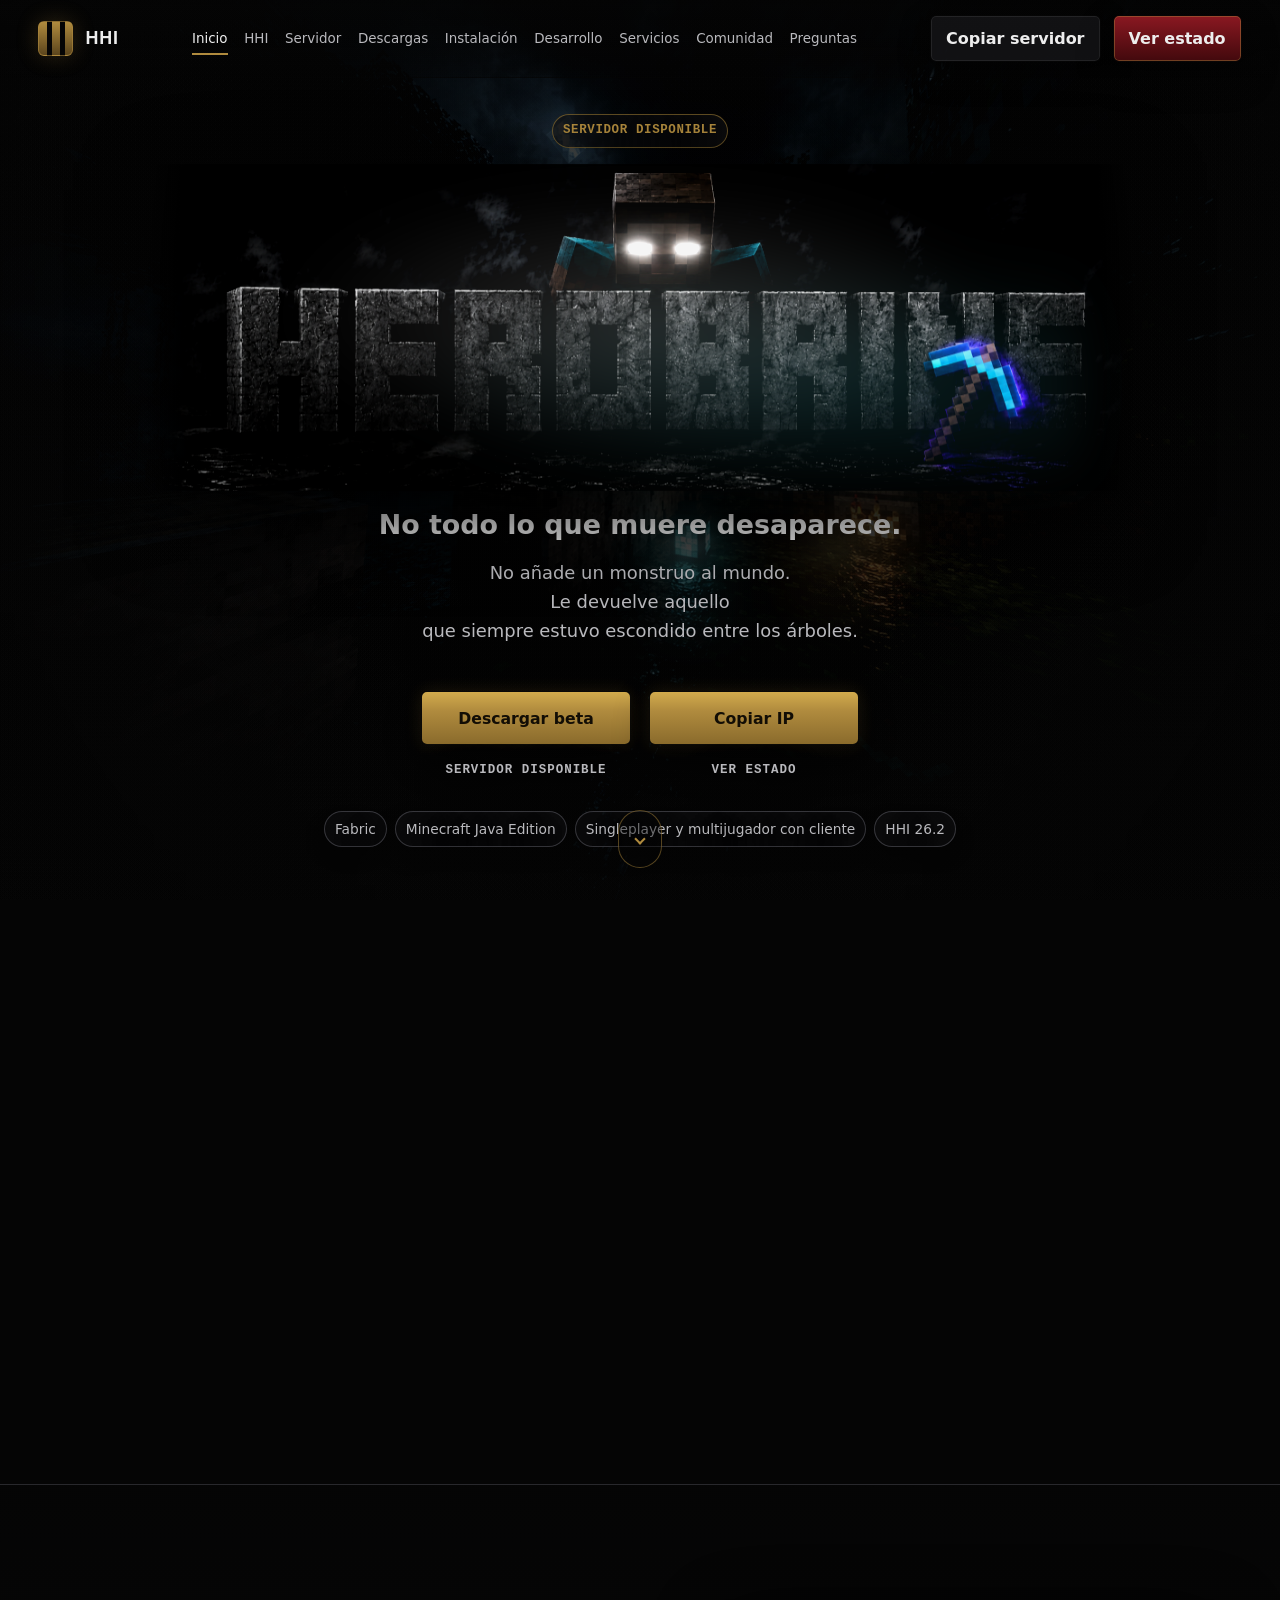
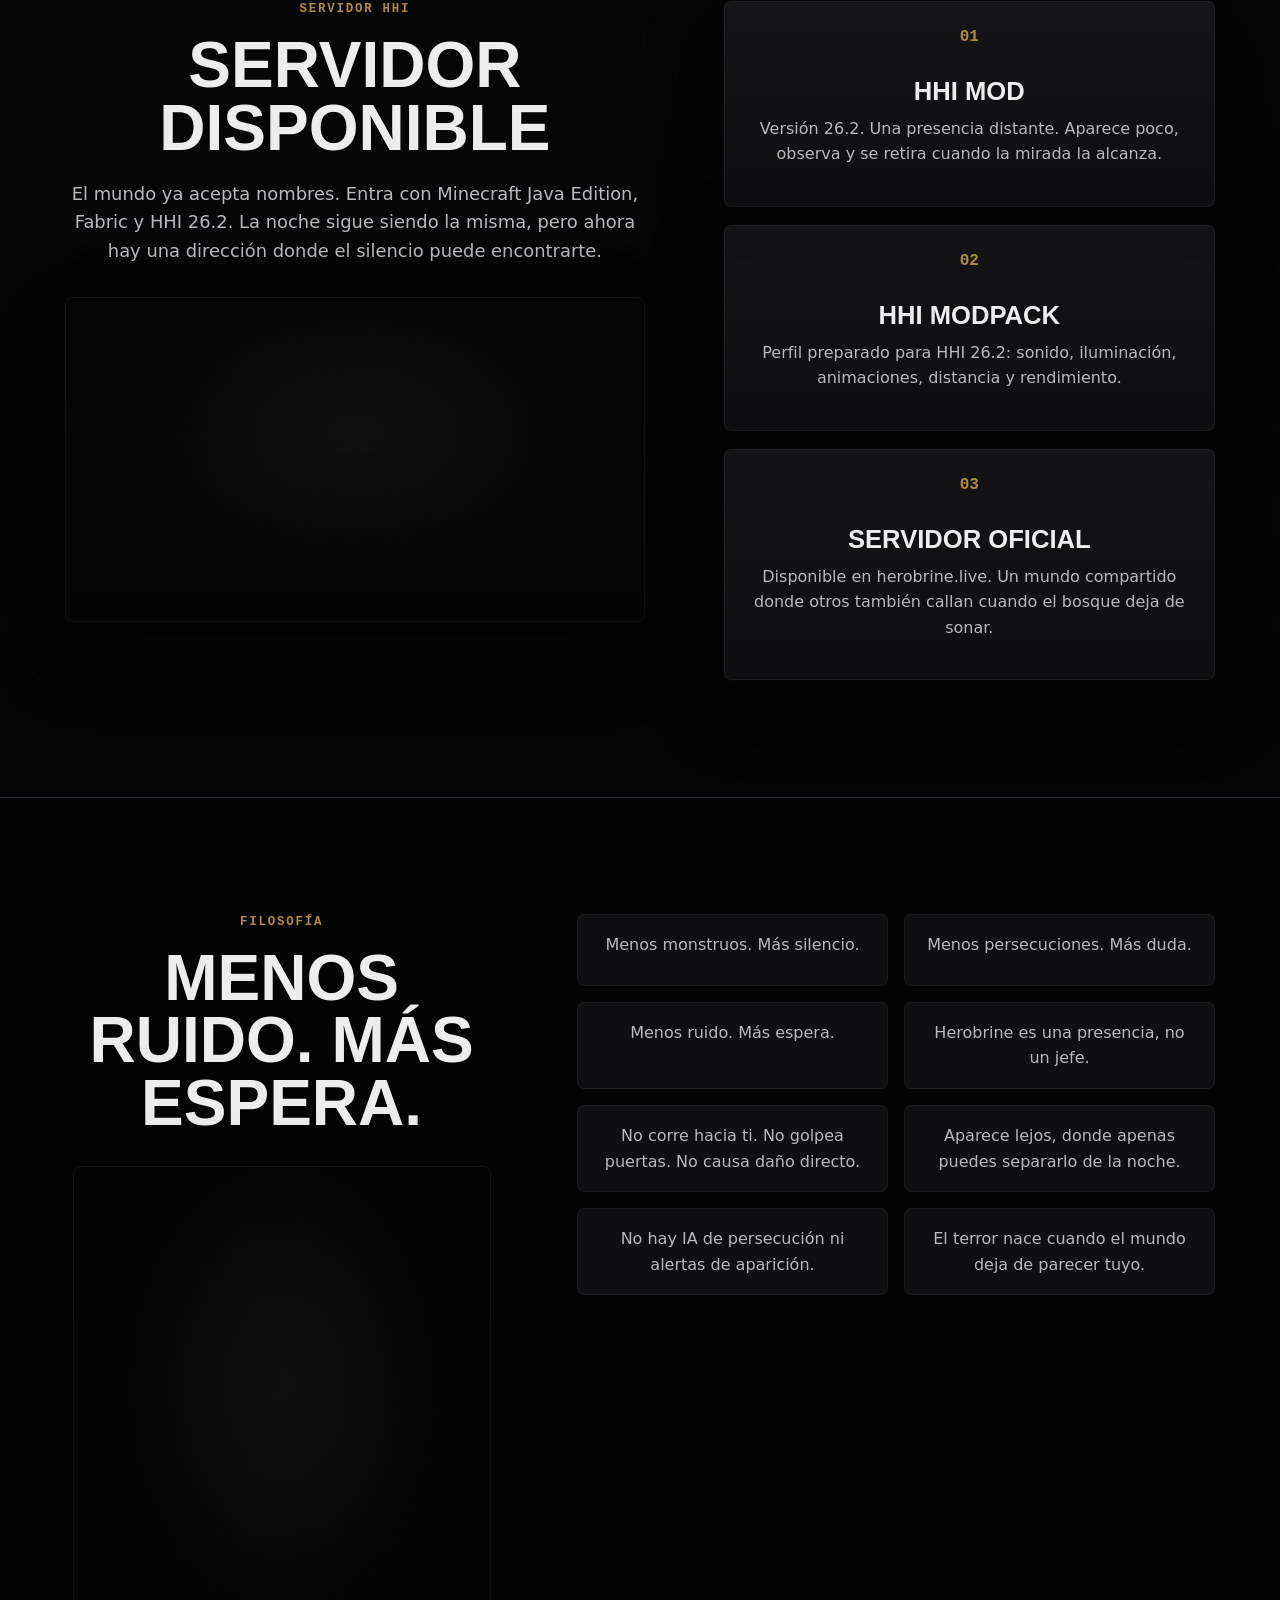
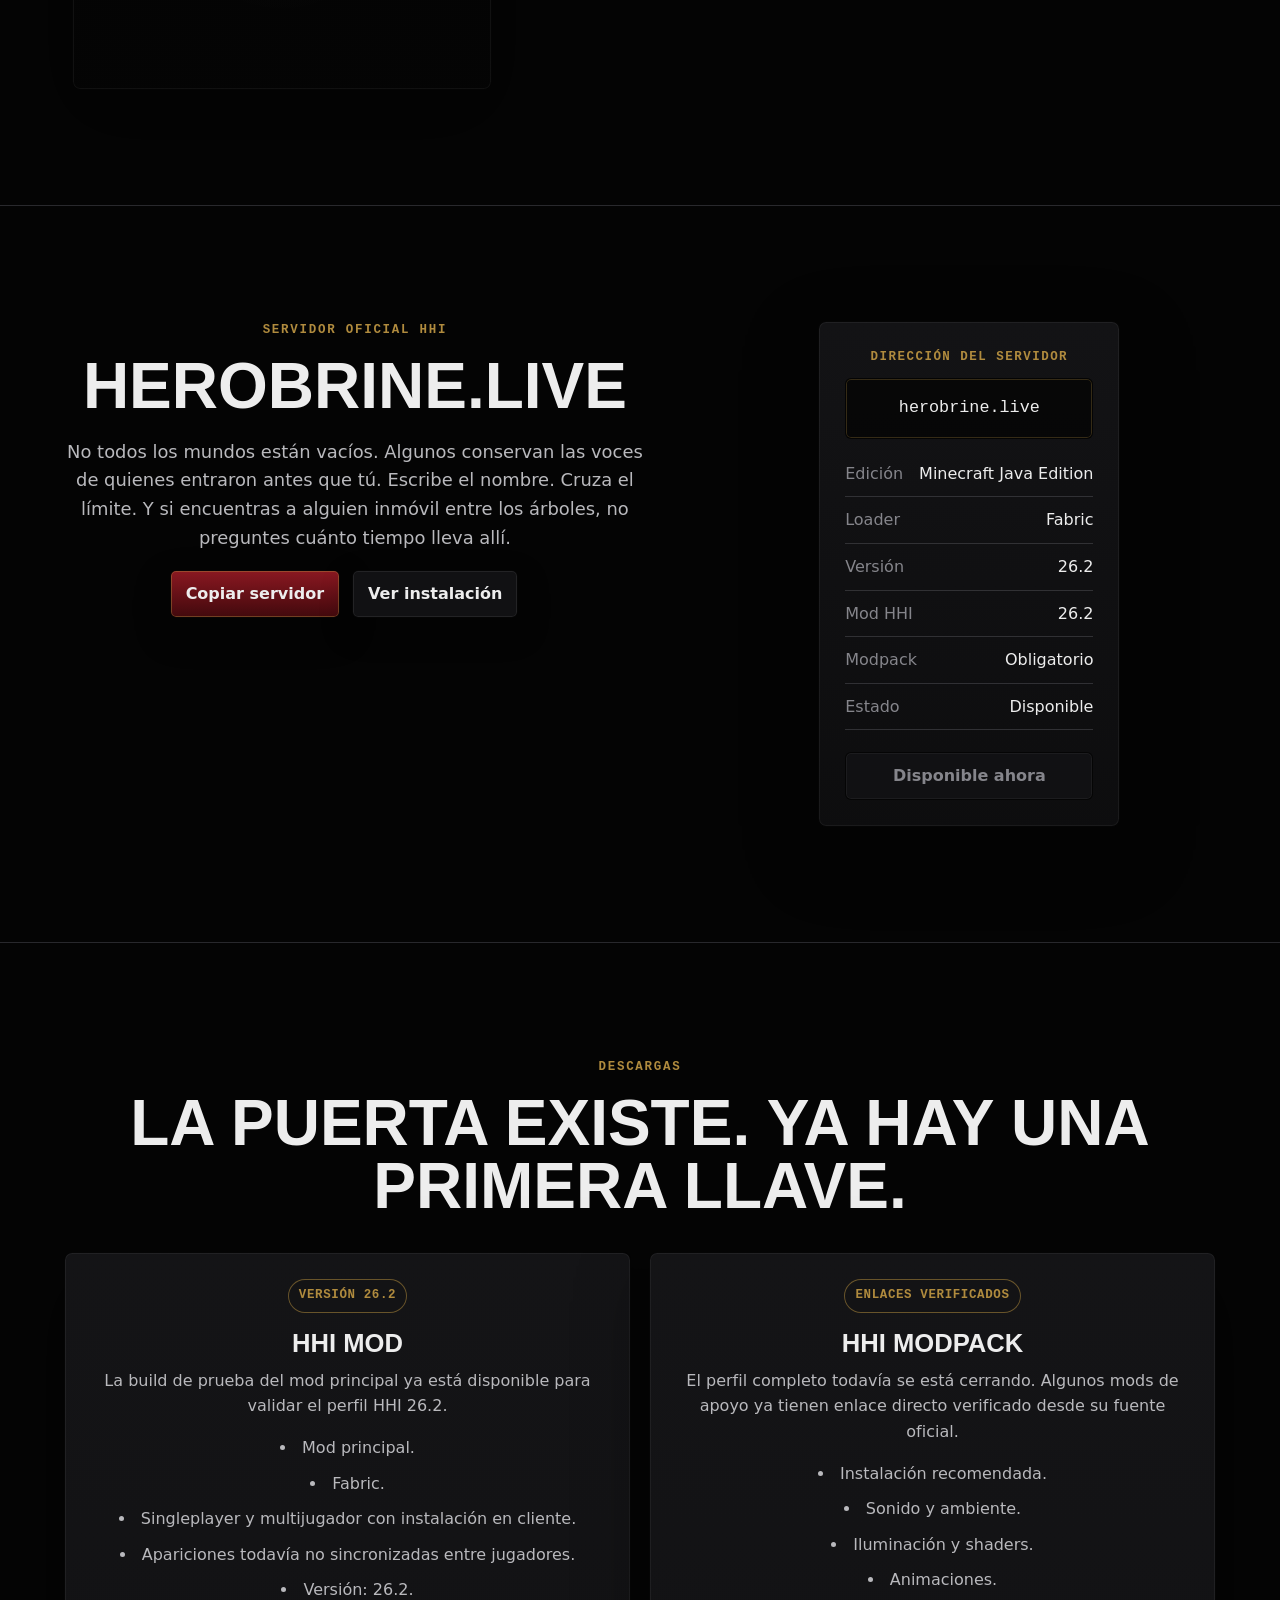
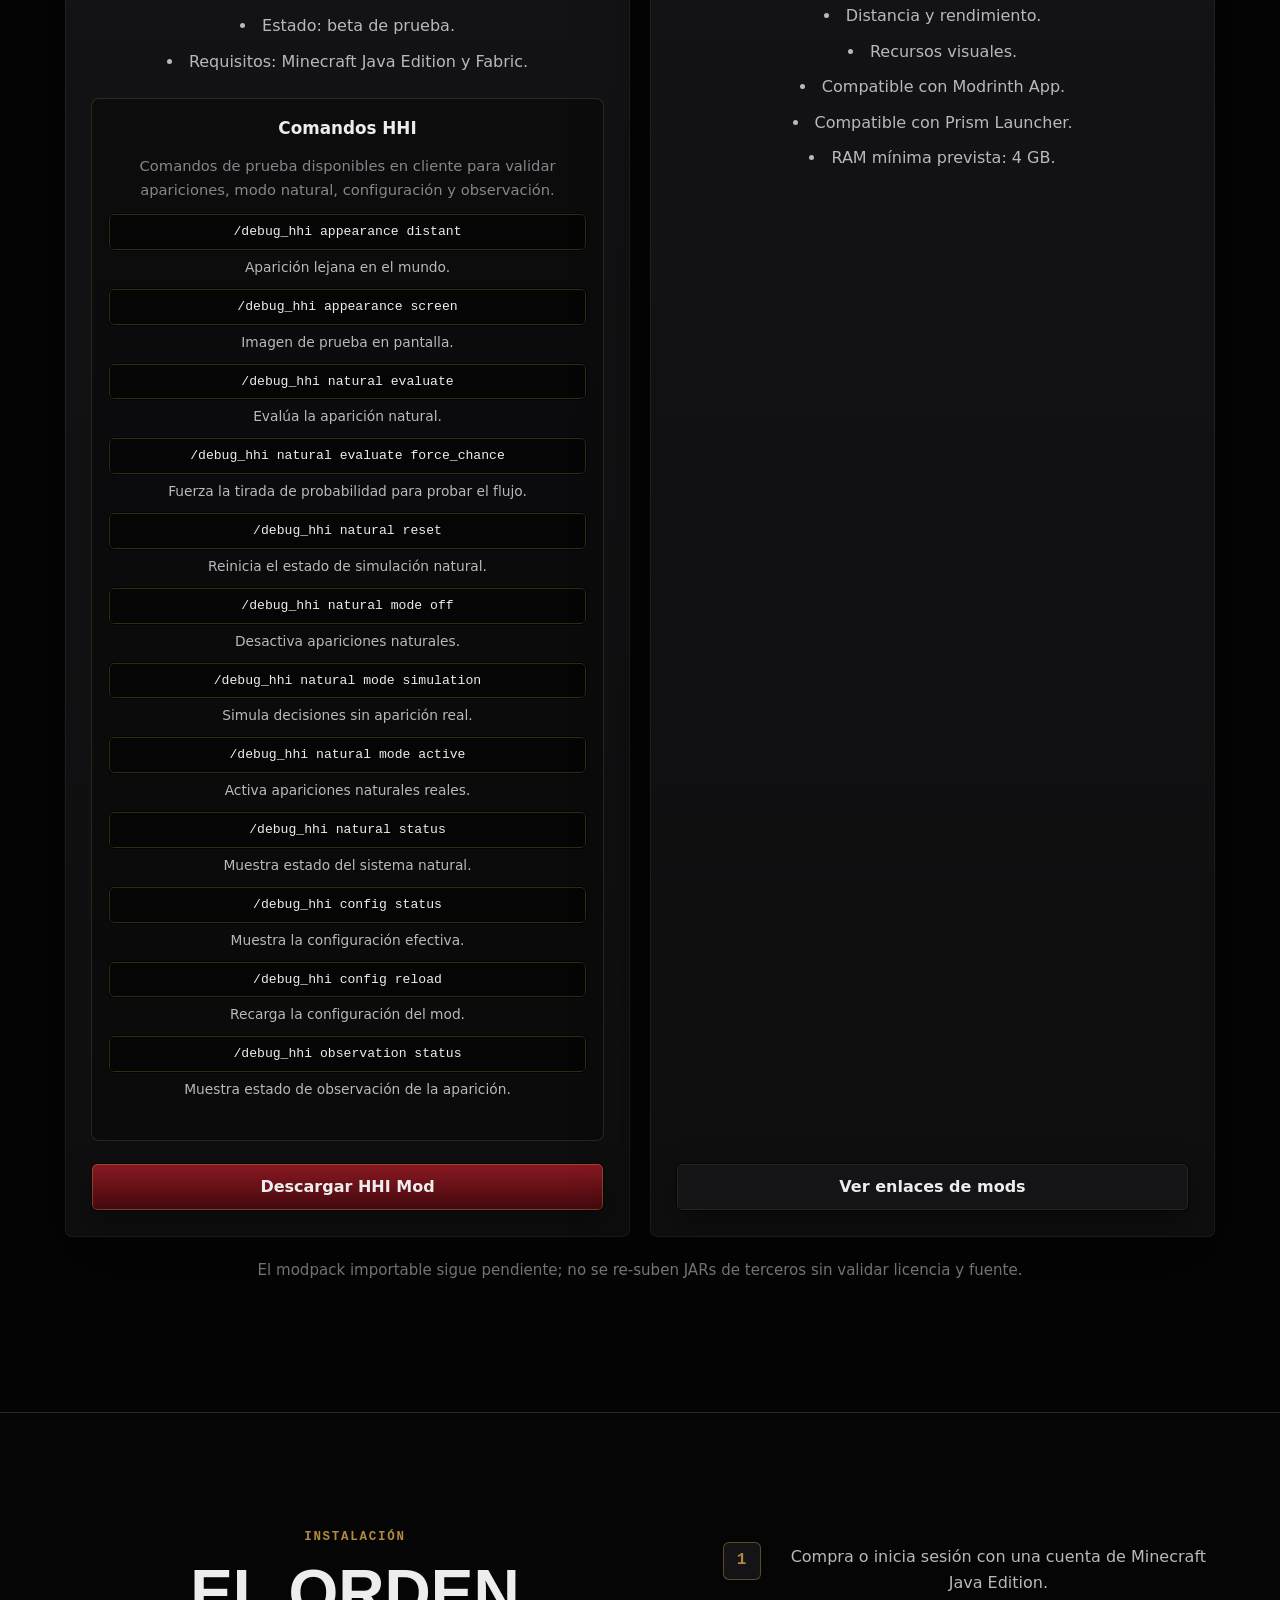
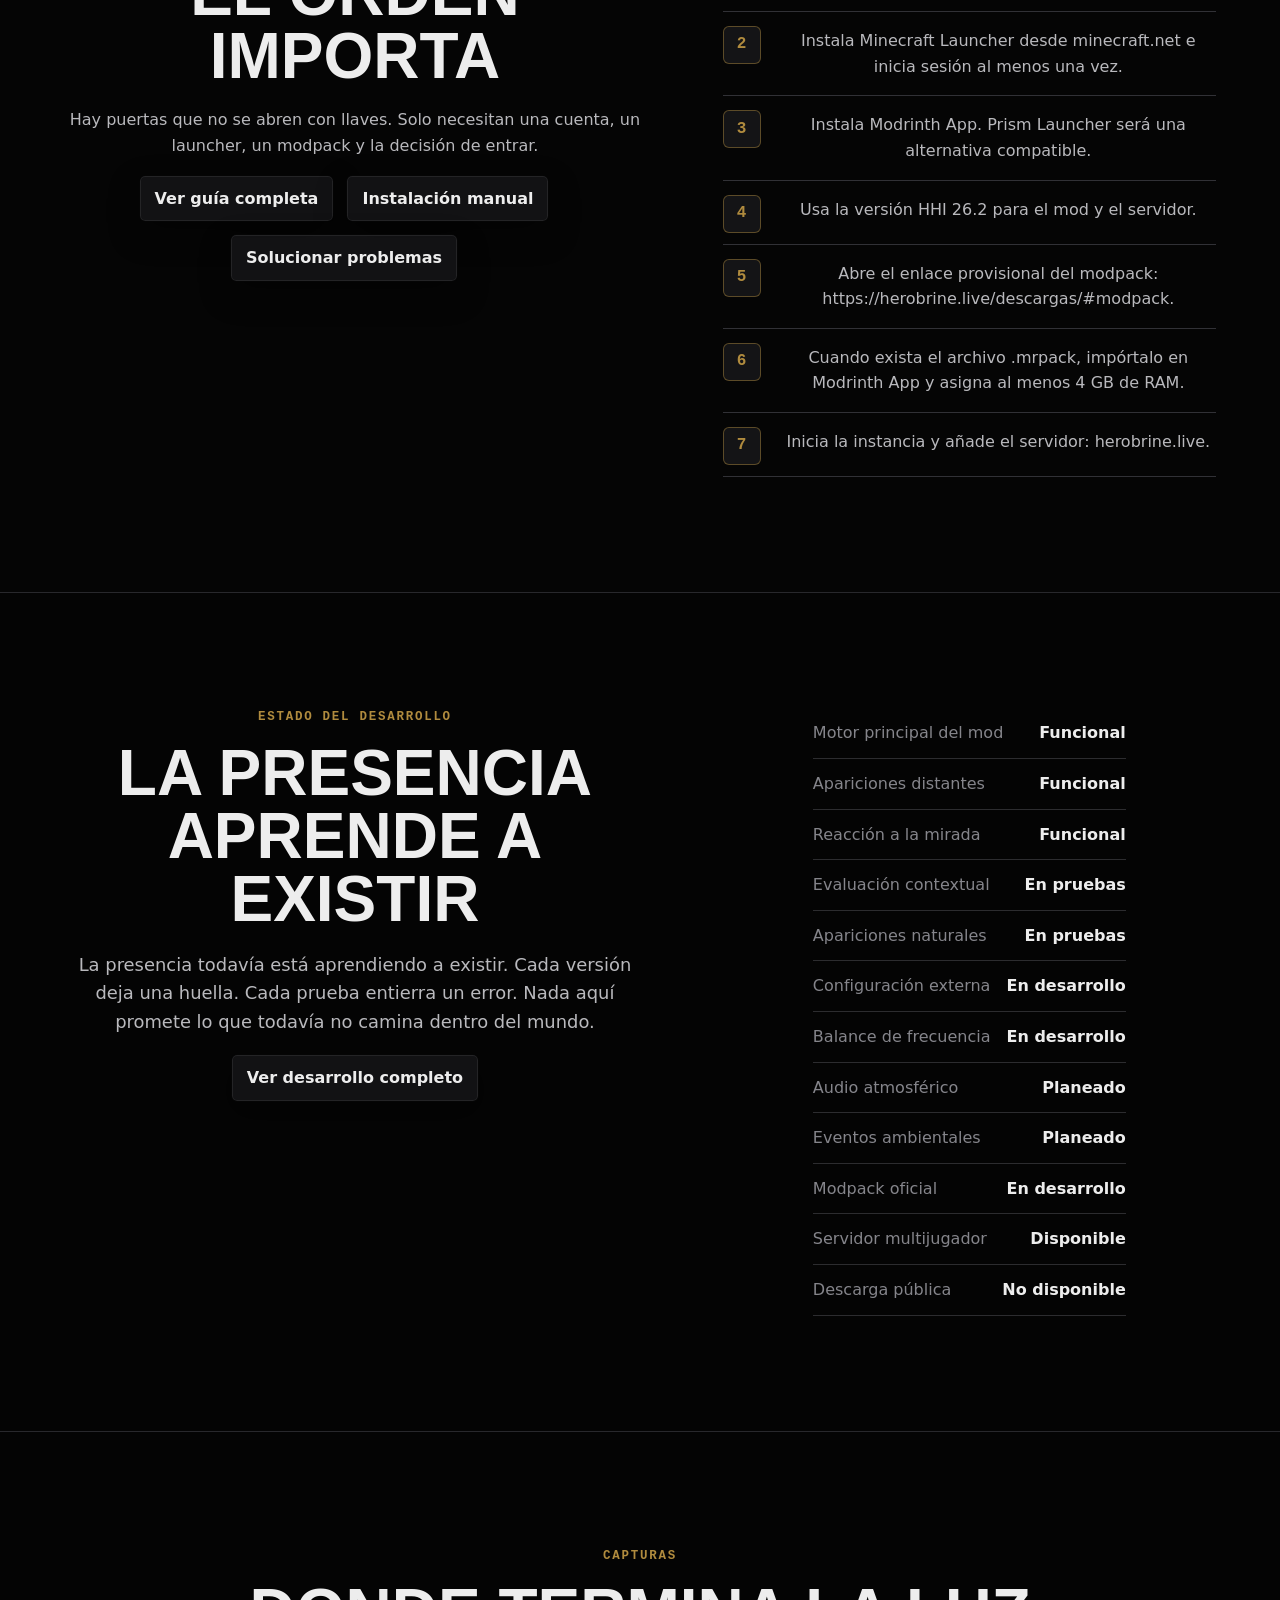
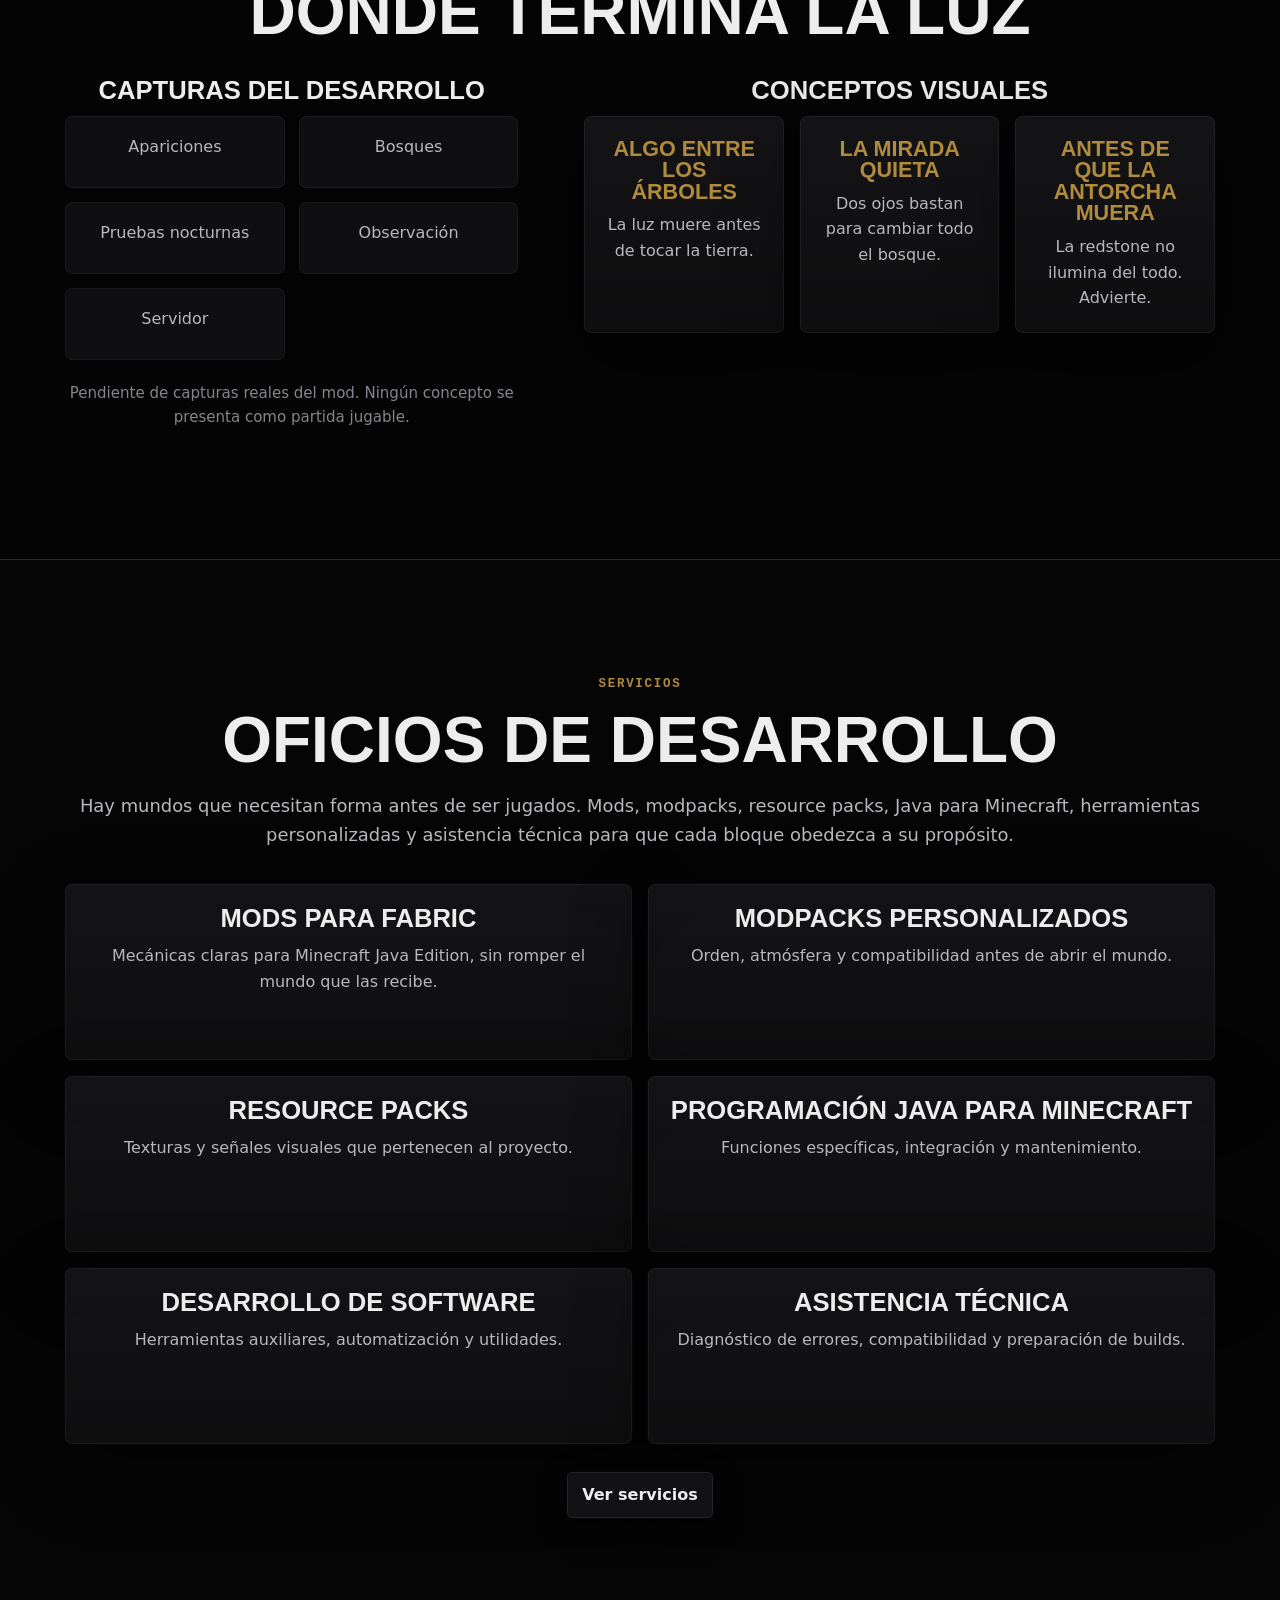
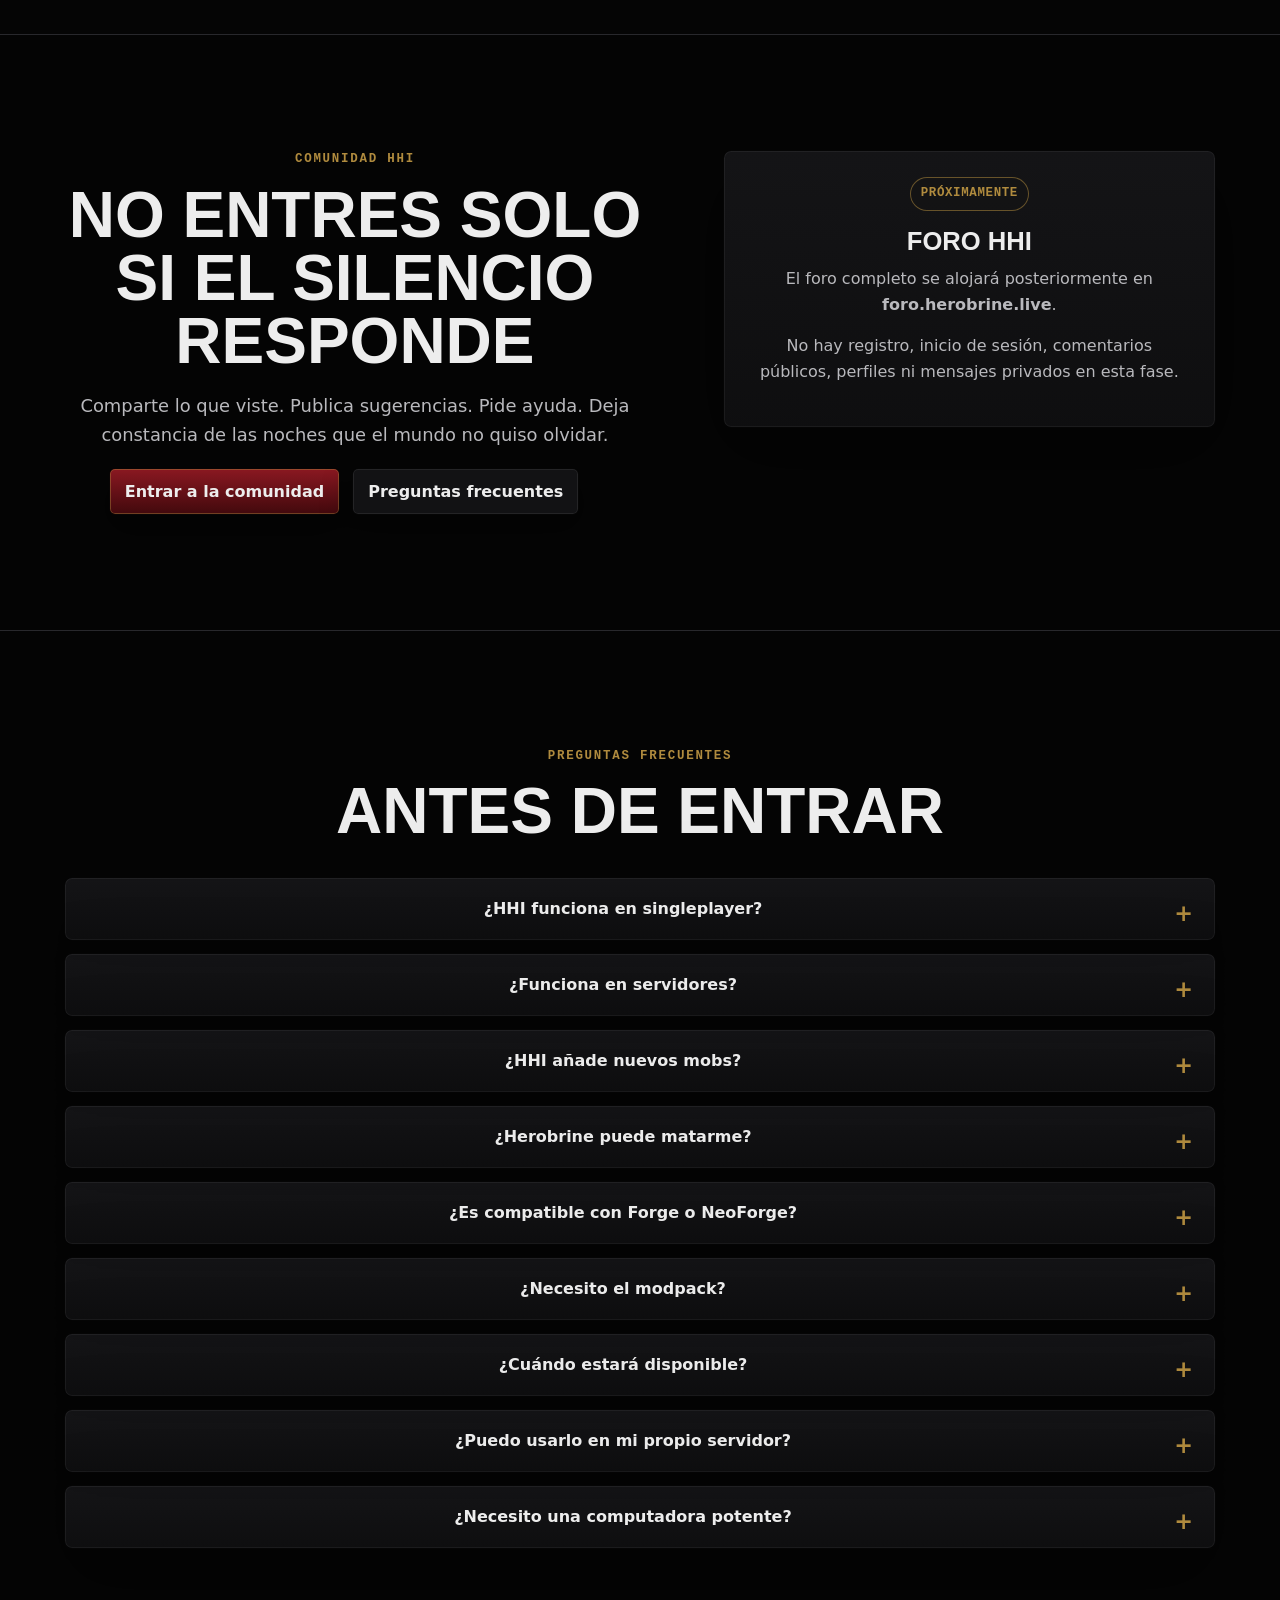
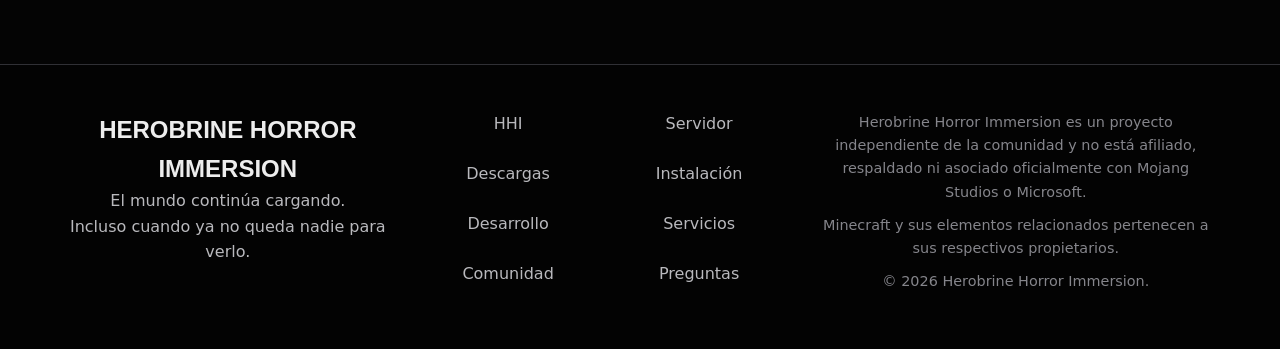
<file: index.html>
<!doctype html>
<html lang="es">
  <head>
    <meta charset="UTF-8" />
    <meta name="viewport" content="width=device-width, initial-scale=1.0" />
    <title>Herobrine Horror Immersion | Terror atmosférico para Minecraft</title>
    <meta
      name="description"
      content="Mod y servidor de Minecraft con terror atmosférico, apariciones distantes y una presencia que observa desde el bosque en silencio."
    />
    <meta name="robots" content="index, follow" />
    <meta name="theme-color" content="#050505" />
    <link rel="canonical" href="https://herobrine.live/" />
    <link rel="icon" type="image/svg+xml" href="/favicon.svg" />
    <link rel="manifest" href="/site.webmanifest" />

    <meta property="og:locale" content="es_ES" />
    <meta property="og:type" content="website" />
    <meta property="og:site_name" content="Herobrine Horror Immersion" />
    <meta property="og:title" content="Herobrine Horror Immersion | Terror atmosférico para Minecraft" />
    <meta
      property="og:description"
      content="Terror atmosférico para Minecraft: apariciones distantes, silencio, duda y una presencia que observa desde el bosque."
    />
    <meta property="og:url" content="https://herobrine.live/" />
    <meta property="og:image" content="https://herobrine.live/media/og-image.png" />
    <meta property="og:image:type" content="image/png" />
    <meta property="og:image:width" content="1200" />
    <meta property="og:image:height" content="630" />
    <meta property="og:image:alt" content="Herobrine distante entre árboles oscuros de un bosque de Minecraft." />

    <meta name="twitter:card" content="summary_large_image" />
    <meta name="twitter:title" content="Herobrine Horror Immersion" />
    <meta
      name="twitter:description"
      content="Terror atmosférico para Minecraft Fabric, con apariciones distantes y una presencia que observa."
    />
    <meta name="twitter:image" content="https://herobrine.live/media/og-image.png" />

    <script type="application/ld+json">
      {
        "@context": "https://schema.org",
        "@type": "SoftwareApplication",
        "name": "Herobrine Horror Immersion",
        "alternateName": "HHI",
        "applicationCategory": "GameApplication",
        "operatingSystem": "Minecraft Java Edition",
        "description": "Mod de terror atmosférico para Minecraft Fabric en beta cerrada.",
        "url": "https://herobrine.live/",
        "softwareRequirements": "Minecraft Java Edition, Fabric"
      }
    </script>
    <script type="module" crossorigin src="/assets/main-Deht-xsf.js"></script>
    <link rel="stylesheet" crossorigin href="/assets/main-GH8dX1rg.css">
  </head>
  <body data-page="home">
    <a class="skip-link" href="#contenido">Saltar al contenido</a>
    <div class="site-backdrop" aria-hidden="true">
      <div class="site-backdrop-stack">
        <div class="site-backdrop-panel site-backdrop-panel-forest">
          <img
            class="site-backdrop-image"
            src="/media/hhi-background-portrait.png"
            alt=""
            width="1448"
            height="1086"
            fetchpriority="high"
            decoding="async"
          />
          <div class="site-backdrop-light site-backdrop-light-forest-blue"></div>
          <div class="site-backdrop-light site-backdrop-light-forest-warm"></div>
        </div>
        <div class="site-backdrop-panel site-backdrop-panel-mine">
          <img
            class="site-backdrop-image"
            src="/media/hhi-background-wide.png"
            alt=""
            width="1672"
            height="941"
            fetchpriority="high"
            decoding="async"
          />
          <div class="site-backdrop-light site-backdrop-light-redstone"></div>
          <div class="site-backdrop-light site-backdrop-light-diamonds"></div>
        </div>
      </div>
      <div class="site-backdrop-shade"></div>
    </div>

    <header class="site-header" data-header>
      <a class="brand" href="/#hhi" aria-label="Herobrine Horror Immersion">
        <span class="brand-mark" aria-hidden="true"></span>
        <span class="brand-name">HHI</span>
      </a>

      <button
        class="nav-toggle"
        type="button"
        aria-controls="primary-nav"
        aria-expanded="false"
        aria-label="Abrir navegación"
      >
        <span aria-hidden="true"></span>
        <span aria-hidden="true"></span>
        <span aria-hidden="true"></span>
      </button>

      <nav class="primary-nav" id="primary-nav" aria-label="Navegación principal">
        <a href="#hhi" data-nav-section="hhi">Inicio</a>
        <a href="#experiencia" data-nav-section="experiencia">HHI</a>
        <a href="#servidor" data-nav-section="servidor">Servidor</a>
        <a href="#descargas" data-nav-section="descargas">Descargas</a>
        <a href="#instalacion" data-nav-section="instalacion">Instalación</a>
        <a href="#desarrollo" data-nav-section="desarrollo">Desarrollo</a>
        <a href="#servicios" data-nav-section="servicios">Servicios</a>
        <a href="#comunidad" data-nav-section="comunidad">Comunidad</a>
        <a href="#faq" data-nav-section="faq">Preguntas</a>
      </nav>

      <div class="header-actions" aria-label="Acciones destacadas">
        <button class="ghost-action copy-ip" type="button" data-copy-ip="herobrine.live">Copiar servidor</button>
        <a class="status-action" href="#desarrollo">Ver estado</a>
      </div>
    </header>

    <main id="contenido">
      <section class="scrolly-hero" id="hhi" data-section="hhi" aria-labelledby="hero-title">
        <div class="hero-sticky" aria-hidden="true">
          <div class="hero-vignette"></div>
          <div class="hero-fog hero-fog-a"></div>
          <div class="hero-fog hero-fog-b"></div>
        </div>

        <div class="hero-content">
          <p class="status-pill">Servidor disponible</p>
          <h1 id="hero-title" class="hero-title-mark" aria-label="HEROBRINE HORROR IMMERSION">
            <img
              class="hero-logo-banner"
              src="/media/herobrine-banner-logo.png"
              alt=""
              width="2172"
              height="724"
              fetchpriority="high"
              decoding="async"
            />
          </h1>
          <p class="hero-tagline">No todo lo que muere desaparece.</p>
          <p class="hero-copy">
            No añade un monstruo al mundo.<br />
            Le devuelve aquello<br />
            que siempre estuvo escondido entre los árboles.
          </p>
          <div class="hero-actions">
            <a class="button button-primary" href="#descargas">Descargar beta</a>
            <button class="button button-primary copy-ip" type="button" data-copy-ip="herobrine.live">Copiar IP</button>
            <a class="hero-secondary-link" href="#experiencia">Servidor disponible</a>
            <a class="hero-secondary-link" href="#desarrollo">Ver estado</a>
          </div>
          <ul class="hero-facts" aria-label="Datos principales">
            <li>Fabric</li>
            <li>Minecraft Java Edition</li>
            <li>Singleplayer y multijugador con cliente</li>
            <li>HHI 26.2</li>
          </ul>
        </div>

        <a class="scroll-cue" href="#experiencia" aria-label="Bajar a la experiencia">
          <span aria-hidden="true"></span>
        </a>
      </section>

      <section class="section section-transition" id="experiencia" data-section="experiencia" aria-labelledby="que-es-title">
        <div class="section-layout">
          <div>
            <p class="section-kicker">Servidor HHI</p>
            <h2 id="que-es-title">Servidor disponible</h2>
            <p class="section-lede">
              El mundo ya acepta nombres.
              Entra con Minecraft Java Edition,
              Fabric y HHI 26.2.
              La noche sigue siendo la misma,
              pero ahora hay una dirección
              donde el silencio puede encontrarte.
            </p>
            <figure class="section-media section-media-wide reveal">
              <img
                src="/media/hhi-server-ambush.png"
                alt="Jugadores de Minecraft en un bosque oscuro con Herobrine observando desde el fondo."
                width="1672"
                height="941"
                loading="lazy"
                decoding="async"
              />
            </figure>
          </div>
          <div class="triad">
            <article class="mini-card reveal">
              <span class="card-index">01</span>
              <h3>HHI Mod</h3>
              <p>Versión 26.2. Una presencia distante. Aparece poco, observa y se retira cuando la mirada la alcanza.</p>
            </article>
            <article class="mini-card reveal">
              <span class="card-index">02</span>
              <h3>HHI Modpack</h3>
              <p>Perfil preparado para HHI 26.2: sonido, iluminación, animaciones, distancia y rendimiento.</p>
            </article>
            <article class="mini-card reveal">
              <span class="card-index">03</span>
              <h3>Servidor oficial</h3>
              <p>Disponible en herobrine.live. Un mundo compartido donde otros también callan cuando el bosque deja de sonar.</p>
            </article>
          </div>
        </div>
      </section>

      <section class="section" id="filosofia" data-section="experiencia" aria-labelledby="filosofia-title">
        <div class="section-layout section-layout-wide">
          <div>
            <p class="section-kicker">Filosofía</p>
            <h2 id="filosofia-title">Menos ruido. Más espera.</h2>
            <figure class="section-media section-media-portrait reveal">
              <img
                src="/media/hhi-philosophy-forest.png"
                alt="Herobrine asomado entre arboles oscuros de un bosque de Minecraft."
                width="1122"
                height="1402"
                loading="lazy"
                decoding="async"
              />
            </figure>
          </div>
          <div class="principle-grid">
            <p>Menos monstruos. Más silencio.</p>
            <p>Menos persecuciones. Más duda.</p>
            <p>Menos ruido. Más espera.</p>
            <p>Herobrine es una presencia, no un jefe.</p>
            <p>No corre hacia ti. No golpea puertas. No causa daño directo.</p>
            <p>Aparece lejos, donde apenas puedes separarlo de la noche.</p>
            <p>No hay IA de persecución ni alertas de aparición.</p>
            <p>El terror nace cuando el mundo deja de parecer tuyo.</p>
          </div>
        </div>
      </section>

      <section class="section server-section" id="servidor" data-section="servidor" aria-labelledby="server-title">
        <div class="section-layout">
          <div>
            <p class="section-kicker">Servidor oficial HHI</p>
            <h2 id="server-title">herobrine.live</h2>
            <p class="section-lede">
              No todos los mundos están vacíos.
              Algunos conservan las voces
              de quienes entraron antes que tú.
              Escribe el nombre.
              Cruza el límite.
              Y si encuentras a alguien inmóvil entre los árboles,
              no preguntes cuánto tiempo lleva allí.
            </p>
            <div class="inline-actions">
              <button class="button button-primary copy-ip" type="button" data-copy-ip="herobrine.live">Copiar servidor</button>
              <a class="button button-secondary" href="#instalacion">Ver instalación</a>
            </div>
          </div>
          <aside class="server-console" aria-label="Datos del servidor">
            <span class="console-label">Dirección del servidor</span>
            <code>herobrine.live</code>
            <dl>
              <div><dt>Edición</dt><dd>Minecraft Java Edition</dd></div>
              <div><dt>Loader</dt><dd>Fabric</dd></div>
              <div><dt>Versión</dt><dd>26.2</dd></div>
              <div><dt>Mod HHI</dt><dd>26.2</dd></div>
              <div><dt>Modpack</dt><dd>Obligatorio</dd></div>
              <div><dt>Estado</dt><dd>Disponible</dd></div>
            </dl>
            <button class="disabled-button" type="button" disabled>Disponible ahora</button>
          </aside>
        </div>
      </section>

      <section class="section" id="descargas" data-section="descargas" aria-labelledby="downloads-title">
        <p class="section-kicker">Descargas</p>
        <h2 id="downloads-title">La puerta existe. Ya hay una primera llave.</h2>
        <div class="download-cards">
          <article class="download-card reveal" id="mod">
            <p class="status-pill status-inline">Versión 26.2</p>
            <h3>HHI Mod</h3>
            <p>La build de prueba del mod principal ya está disponible para validar el perfil HHI 26.2.</p>
            <ul>
              <li>Mod principal.</li>
              <li>Fabric.</li>
              <li>Singleplayer y multijugador con instalación en cliente.</li>
              <li>Apariciones todavía no sincronizadas entre jugadores.</li>
              <li>Versión: 26.2.</li>
              <li>Estado: beta de prueba.</li>
              <li>Requisitos: Minecraft Java Edition y Fabric.</li>
            </ul>
            <div class="mod-command-panel" aria-labelledby="hhi-command-title-home">
              <h4 id="hhi-command-title-home">Comandos HHI</h4>
              <p>Comandos de prueba disponibles en cliente para validar apariciones, modo natural, configuración y observación.</p>
              <ul class="command-list">
                <li><code>/debug_hhi appearance distant</code><span>Aparición lejana en el mundo.</span></li>
                <li><code>/debug_hhi appearance screen</code><span>Imagen de prueba en pantalla.</span></li>
                <li><code>/debug_hhi natural evaluate</code><span>Evalúa la aparición natural.</span></li>
                <li><code>/debug_hhi natural evaluate force_chance</code><span>Fuerza la tirada de probabilidad para probar el flujo.</span></li>
                <li><code>/debug_hhi natural reset</code><span>Reinicia el estado de simulación natural.</span></li>
                <li><code>/debug_hhi natural mode off</code><span>Desactiva apariciones naturales.</span></li>
                <li><code>/debug_hhi natural mode simulation</code><span>Simula decisiones sin aparición real.</span></li>
                <li><code>/debug_hhi natural mode active</code><span>Activa apariciones naturales reales.</span></li>
                <li><code>/debug_hhi natural status</code><span>Muestra estado del sistema natural.</span></li>
                <li><code>/debug_hhi config status</code><span>Muestra la configuración efectiva.</span></li>
                <li><code>/debug_hhi config reload</code><span>Recarga la configuración del mod.</span></li>
                <li><code>/debug_hhi observation status</code><span>Muestra estado de observación de la aparición.</span></li>
              </ul>
            </div>
            <div class="download-actions"><a class="button button-primary" href="/downloads/herobrine-horror-immersion-0.1.0-dev.jar" download>Descargar HHI Mod</a></div>
          </article>

          <article class="download-card reveal" id="modpack">
            <p class="status-pill status-inline">Enlaces verificados</p>
            <h3>HHI Modpack</h3>
            <p>
              El perfil completo todavía se está cerrando.
              Algunos mods de apoyo ya tienen enlace directo verificado desde su fuente oficial.
            </p>
            <ul>
              <li>Instalación recomendada.</li>
              <li>Sonido y ambiente.</li>
              <li>Iluminación y shaders.</li>
              <li>Animaciones.</li>
              <li>Distancia y rendimiento.</li>
              <li>Recursos visuales.</li>
              <li>Compatible con Modrinth App.</li>
              <li>Compatible con Prism Launcher.</li>
              <li>RAM mínima prevista: 4 GB.</li>
            </ul>
            <div class="download-actions"><a class="button button-secondary" href="/descargas/#mods-verificados">Ver enlaces de mods</a></div>
          </article>
        </div>
        <p class="section-note">
          El modpack importable sigue pendiente; no se re-suben JARs de terceros sin validar licencia y fuente.
        </p>
      </section>

      <section class="section section-panel" id="instalacion" data-section="instalacion" aria-labelledby="install-title">
        <div class="section-layout">
          <div>
            <p class="section-kicker">Instalación</p>
            <h2 id="install-title">El orden importa</h2>
            <p>
              Hay puertas que no se abren con llaves.
              Solo necesitan una cuenta,
              un launcher,
              un modpack
              y la decisión de entrar.
            </p>
            <div class="inline-actions">
              <a class="button button-secondary" href="/instalacion/">Ver guía completa</a>
              <a class="button button-secondary" href="/instalacion/#manual">Instalación manual</a>
              <a class="button button-secondary" href="/ayuda/">Solucionar problemas</a>
            </div>
          </div>
          <ol class="step-list">
            <li>Compra o inicia sesión con una cuenta de Minecraft Java Edition.</li>
            <li>Instala Minecraft Launcher desde minecraft.net e inicia sesión al menos una vez.</li>
            <li>Instala Modrinth App. Prism Launcher será una alternativa compatible.</li>
            <li>Usa la versión HHI 26.2 para el mod y el servidor.</li>
            <li>Abre el enlace provisional del modpack: https://herobrine.live/descargas/#modpack.</li>
            <li>Cuando exista el archivo .mrpack, impórtalo en Modrinth App y asigna al menos 4 GB de RAM.</li>
            <li>Inicia la instancia y añade el servidor: herobrine.live.</li>
          </ol>
        </div>
      </section>

      <section class="section" id="desarrollo" data-section="desarrollo" aria-labelledby="development-title">
        <div class="section-layout">
          <div>
            <p class="section-kicker">Estado del desarrollo</p>
            <h2 id="development-title">La presencia aprende a existir</h2>
            <p class="section-lede">
              La presencia todavía está aprendiendo a existir.
              Cada versión deja una huella.
              Cada prueba entierra un error.
              Nada aquí promete lo que todavía no camina dentro del mundo.
            </p>
            <a class="button button-secondary" href="/desarrollo/">Ver desarrollo completo</a>
          </div>
          <ul class="status-list">
            <li><span>Motor principal del mod</span><strong>Funcional</strong></li>
            <li><span>Apariciones distantes</span><strong>Funcional</strong></li>
            <li><span>Reacción a la mirada</span><strong>Funcional</strong></li>
            <li><span>Evaluación contextual</span><strong>En pruebas</strong></li>
            <li><span>Apariciones naturales</span><strong>En pruebas</strong></li>
            <li><span>Configuración externa</span><strong>En desarrollo</strong></li>
            <li><span>Balance de frecuencia</span><strong>En desarrollo</strong></li>
            <li><span>Audio atmosférico</span><strong>Planeado</strong></li>
            <li><span>Eventos ambientales</span><strong>Planeado</strong></li>
            <li><span>Modpack oficial</span><strong>En desarrollo</strong></li>
            <li><span>Servidor multijugador</span><strong>Disponible</strong></li>
            <li><span>Descarga pública</span><strong>No disponible</strong></li>
          </ul>
        </div>
      </section>

      <section class="section gallery-section" id="galeria" data-section="experiencia" aria-labelledby="gallery-title">
        <p class="section-kicker">Capturas</p>
        <h2 id="gallery-title">Donde termina la luz</h2>
        <div class="gallery-columns">
          <div>
            <h3>Capturas del desarrollo</h3>
            <div class="placeholder-grid" aria-label="Categorías pendientes de capturas reales">
              <span>Apariciones</span>
              <span>Bosques</span>
              <span>Pruebas nocturnas</span>
              <span>Observación</span>
              <span>Servidor</span>
            </div>
            <p class="section-note">Pendiente de capturas reales del mod. Ningún concepto se presenta como partida jugable.</p>
          </div>
          <div>
            <h3>Conceptos visuales</h3>
            <div class="concept-gallery">
              <article>
                <h4>Algo entre los árboles</h4>
                <p>La luz muere antes de tocar la tierra.</p>
              </article>
              <article>
                <h4>La mirada quieta</h4>
                <p>Dos ojos bastan para cambiar todo el bosque.</p>
              </article>
              <article>
                <h4>Antes de que la antorcha muera</h4>
                <p>La redstone no ilumina del todo. Advierte.</p>
              </article>
            </div>
          </div>
        </div>
      </section>

      <section class="section section-panel" id="servicios" data-section="servicios" aria-labelledby="services-title">
        <p class="section-kicker">Servicios</p>
        <h2 id="services-title">Oficios de desarrollo</h2>
        <p class="section-lede">
          Hay mundos que necesitan forma antes de ser jugados.
          Mods, modpacks, resource packs, Java para Minecraft,
          herramientas personalizadas y asistencia técnica
          para que cada bloque obedezca a su propósito.
        </p>
        <div class="service-grid">
          <article><h3>Mods para Fabric</h3><p>Mecánicas claras para Minecraft Java Edition, sin romper el mundo que las recibe.</p></article>
          <article><h3>Modpacks personalizados</h3><p>Orden, atmósfera y compatibilidad antes de abrir el mundo.</p></article>
          <article><h3>Resource packs</h3><p>Texturas y señales visuales que pertenecen al proyecto.</p></article>
          <article><h3>Programación Java para Minecraft</h3><p>Funciones específicas, integración y mantenimiento.</p></article>
          <article><h3>Desarrollo de software</h3><p>Herramientas auxiliares, automatización y utilidades.</p></article>
          <article><h3>Asistencia técnica</h3><p>Diagnóstico de errores, compatibilidad y preparación de builds.</p></article>
        </div>
        <a class="button button-secondary" href="/servicios/">Ver servicios</a>
      </section>

      <section class="section community-section" id="comunidad" data-section="comunidad" aria-labelledby="community-title">
        <div class="section-layout">
          <div>
            <p class="section-kicker">Comunidad HHI</p>
            <h2 id="community-title">No entres solo si el silencio responde</h2>
            <p class="section-lede">
              Comparte lo que viste.
              Publica sugerencias.
              Pide ayuda.
              Deja constancia de las noches
              que el mundo no quiso olvidar.
            </p>
            <div class="inline-actions">
              <a class="button button-primary" href="/comunidad/">Entrar a la comunidad</a>
              <a class="button button-secondary" href="#faq">Preguntas frecuentes</a>
            </div>
          </div>
          <aside class="forum-card">
            <span class="status-pill status-inline">Próximamente</span>
            <h3>Foro HHI</h3>
            <p>El foro completo se alojará posteriormente en <strong>foro.herobrine.live</strong>.</p>
            <p>No hay registro, inicio de sesión, comentarios públicos, perfiles ni mensajes privados en esta fase.</p>
          </aside>
        </div>
      </section>

      <section class="section" id="faq" data-section="faq" aria-labelledby="faq-title">
        <p class="section-kicker">Preguntas frecuentes</p>
        <h2 id="faq-title">Antes de entrar</h2>
        <div class="faq-list">
          <details>
            <summary>¿HHI funciona en singleplayer?</summary>
            <p>Sí. A veces estar solo es la forma más correcta de escucharlo.</p>
          </details>
          <details>
            <summary>¿Funciona en servidores?</summary>
            <p>Sí. El servidor oficial está disponible en herobrine.live con HHI 26.2. Cada jugador debe instalar el cliente; las apariciones todavía no están sincronizadas entre jugadores.</p>
          </details>
          <details>
            <summary>¿HHI añade nuevos mobs?</summary>
            <p>No. El miedo no necesita llenar el mundo. Solo necesita cambiar la forma en que lo observas.</p>
          </details>
          <details>
            <summary>¿Herobrine puede matarme?</summary>
            <p>No en el estado actual. Su función no es perseguirte ni causar daño directo. Es lograr que dudes antes de entrar al bosque.</p>
          </details>
          <details>
            <summary>¿Es compatible con Forge o NeoForge?</summary>
            <p>No. La versión prevista es para Fabric. Ese es el Loader correcto.</p>
          </details>
          <details>
            <summary>¿Necesito el modpack?</summary>
            <p>Para el servidor oficial, sí: el modpack será obligatorio. Para singleplayer, será la instalación recomendada.</p>
          </details>
          <details>
            <summary>¿Cuándo estará disponible?</summary>
            <p>El servidor ya está disponible. La descarga pública del mod seguirá mostrando su estado real cuando exista un archivo abierto.</p>
          </details>
          <details>
            <summary>¿Puedo usarlo en mi propio servidor?</summary>
            <p>Está previsto, pero las instrucciones públicas llegarán cuando existan archivos reales y una versión estable.</p>
          </details>
          <details>
            <summary>¿Necesito una computadora potente?</summary>
            <p>La RAM mínima prevista para el modpack es 4 GB. Los shaders pueden exigir más según tu configuración.</p>
          </details>
        </div>
      </section>
    </main>

    <footer class="site-footer">
      <div class="footer-brand">
        <strong>Herobrine Horror Immersion</strong>
        <p>El mundo continúa cargando.<br />Incluso cuando ya no queda nadie para verlo.</p>
      </div>
      <nav aria-label="Navegación de pie de página">
        <a href="/#experiencia">HHI</a>
        <a href="/#servidor">Servidor</a>
        <a href="/descargas/">Descargas</a>
        <a href="/instalacion/">Instalación</a>
        <a href="/desarrollo/">Desarrollo</a>
        <a href="/servicios/">Servicios</a>
        <a href="/comunidad/">Comunidad</a>
        <a href="/#faq">Preguntas</a>
      </nav>
      <div class="legal-copy">
        <p>
          Herobrine Horror Immersion es un proyecto independiente de la comunidad y no está afiliado, respaldado ni
          asociado oficialmente con Mojang Studios o Microsoft.
        </p>
        <p>Minecraft y sus elementos relacionados pertenecen a sus respectivos propietarios.</p>
        <p>© 2026 Herobrine Horror Immersion.</p>
      </div>
    </footer>

    <div class="toast" role="status" aria-live="polite" aria-atomic="true" data-toast hidden></div>
  </body>
</html>
</file>
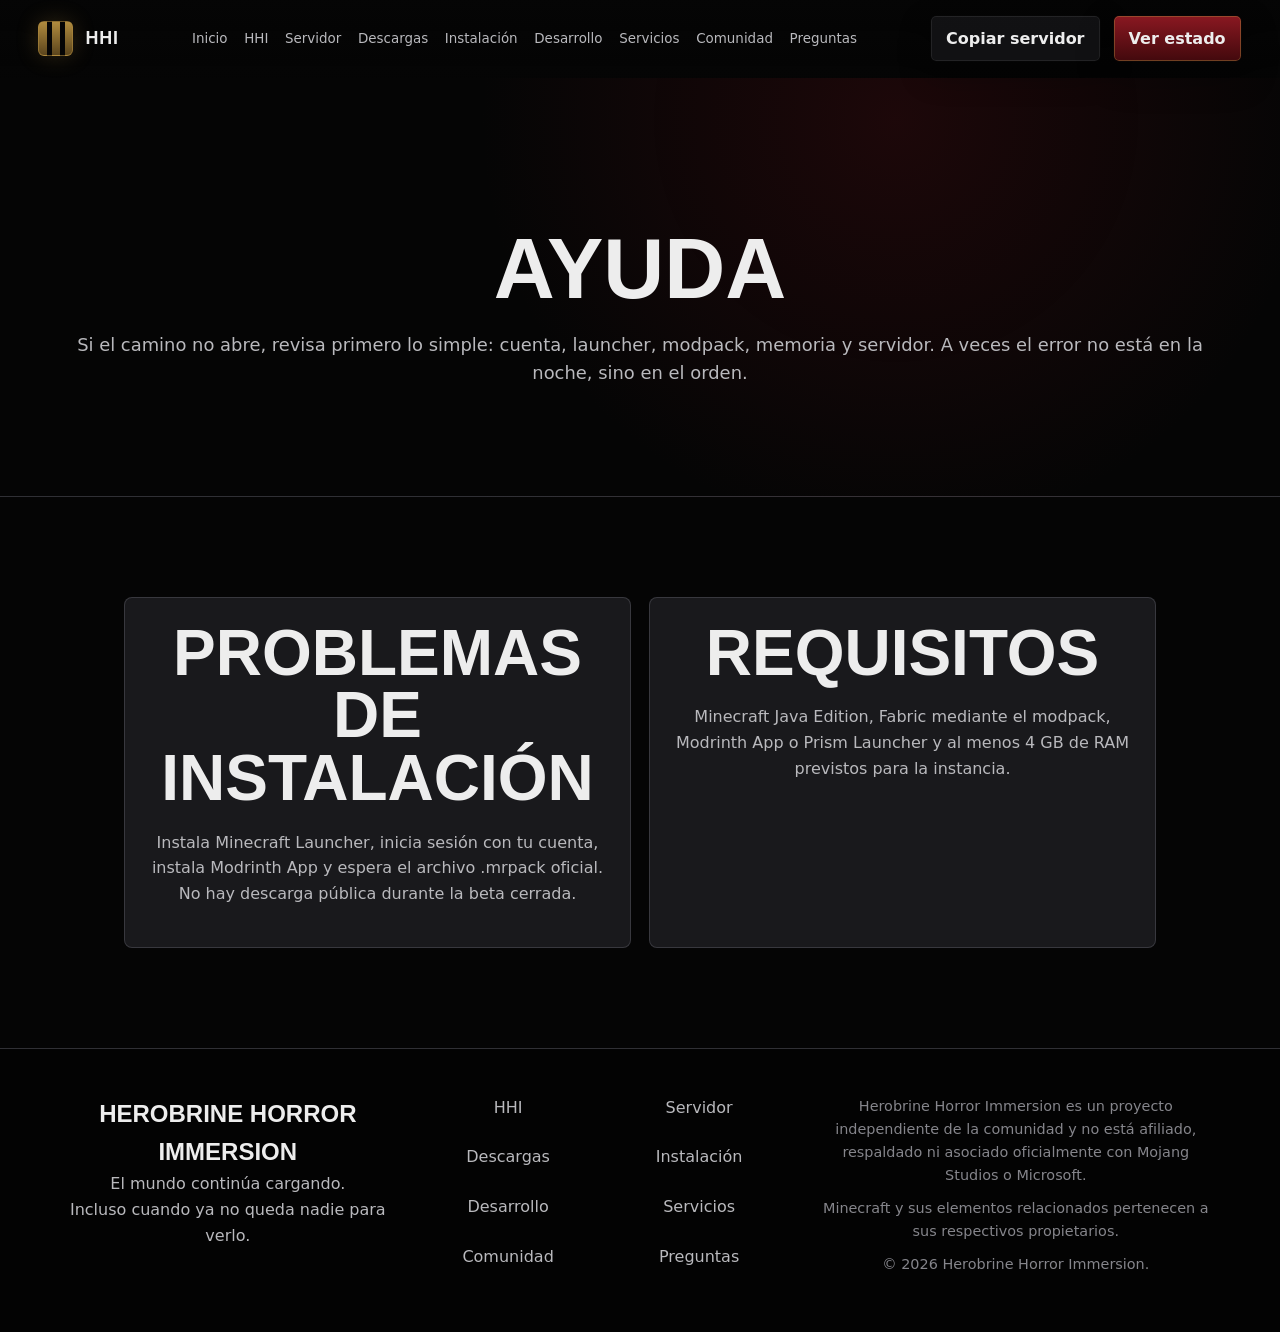
<file: ayuda/index.html>
<!doctype html>
<html lang="es">
  <head>
    <meta charset="UTF-8" />
    <meta name="viewport" content="width=device-width, initial-scale=1.0" />
    <title>Ayuda | Herobrine Horror Immersion</title>
    <meta name="description" content="Ayuda técnica de HHI para instalación, requisitos, Modrinth App, Fabric y solución de problemas en Minecraft Java Edition." />
    <meta name="robots" content="index, follow" />
    <meta name="theme-color" content="#050505" />
    <link rel="canonical" href="https://herobrine.live/ayuda/" />
    <link rel="icon" type="image/svg+xml" href="/favicon.svg" />
    <script type="module" crossorigin src="/assets/main-Deht-xsf.js"></script>
    <link rel="stylesheet" crossorigin href="/assets/main-GH8dX1rg.css">
  </head>
  <body data-page="ayuda">
    <a class="skip-link" href="#contenido">Saltar al contenido</a>
    <header class="site-header is-scrolled" data-header>
      <a class="brand" href="/#hhi" aria-label="Herobrine Horror Immersion"><span class="brand-mark" aria-hidden="true"></span><span class="brand-name">HHI</span></a>
      <button class="nav-toggle" type="button" aria-controls="primary-nav" aria-expanded="false" aria-label="Abrir navegación"><span aria-hidden="true"></span><span aria-hidden="true"></span><span aria-hidden="true"></span></button>
      <nav class="primary-nav" id="primary-nav" aria-label="Navegación principal">
        <a href="/#hhi">Inicio</a><a href="/#experiencia">HHI</a><a href="/#servidor">Servidor</a><a href="/descargas/">Descargas</a><a href="/instalacion/">Instalación</a><a href="/desarrollo/">Desarrollo</a><a href="/servicios/">Servicios</a><a href="/comunidad/">Comunidad</a><a href="/#faq">Preguntas</a>
      </nav>
      <div class="header-actions"><button class="ghost-action copy-ip" type="button" data-copy-ip="herobrine.live">Copiar servidor</button><a class="status-action" href="/desarrollo/">Ver estado</a></div>
    </header>
    <main class="page-main" id="contenido">
      <section class="page-hero"><h1>Ayuda</h1><p class="section-lede">Si el camino no abre, revisa primero lo simple: cuenta, launcher, modpack, memoria y servidor. A veces el error no está en la noche, sino en el orden.</p></section>
      <section class="page-content"><div class="page-card-grid"><article class="page-card"><h2>Problemas de instalación</h2><p>Instala Minecraft Launcher, inicia sesión con tu cuenta, instala Modrinth App y espera el archivo .mrpack oficial. No hay descarga pública durante la beta cerrada.</p></article><article class="page-card"><h2>Requisitos</h2><p>Minecraft Java Edition, Fabric mediante el modpack, Modrinth App o Prism Launcher y al menos 4 GB de RAM previstos para la instancia.</p></article></div></section>
    </main>
    <footer class="site-footer"><div class="footer-brand"><strong>Herobrine Horror Immersion</strong><p>El mundo continúa cargando.<br />Incluso cuando ya no queda nadie para verlo.</p></div><nav aria-label="Navegación de pie de página"><a href="/#experiencia">HHI</a><a href="/#servidor">Servidor</a><a href="/descargas/">Descargas</a><a href="/instalacion/">Instalación</a><a href="/desarrollo/">Desarrollo</a><a href="/servicios/">Servicios</a><a href="/comunidad/">Comunidad</a><a href="/#faq">Preguntas</a></nav><div class="legal-copy"><p>Herobrine Horror Immersion es un proyecto independiente de la comunidad y no está afiliado, respaldado ni asociado oficialmente con Mojang Studios o Microsoft.</p><p>Minecraft y sus elementos relacionados pertenecen a sus respectivos propietarios.</p><p>© 2026 Herobrine Horror Immersion.</p></div></footer>
    <div class="toast" role="status" aria-live="polite" aria-atomic="true" data-toast hidden></div>
  </body>
</html>
</file>
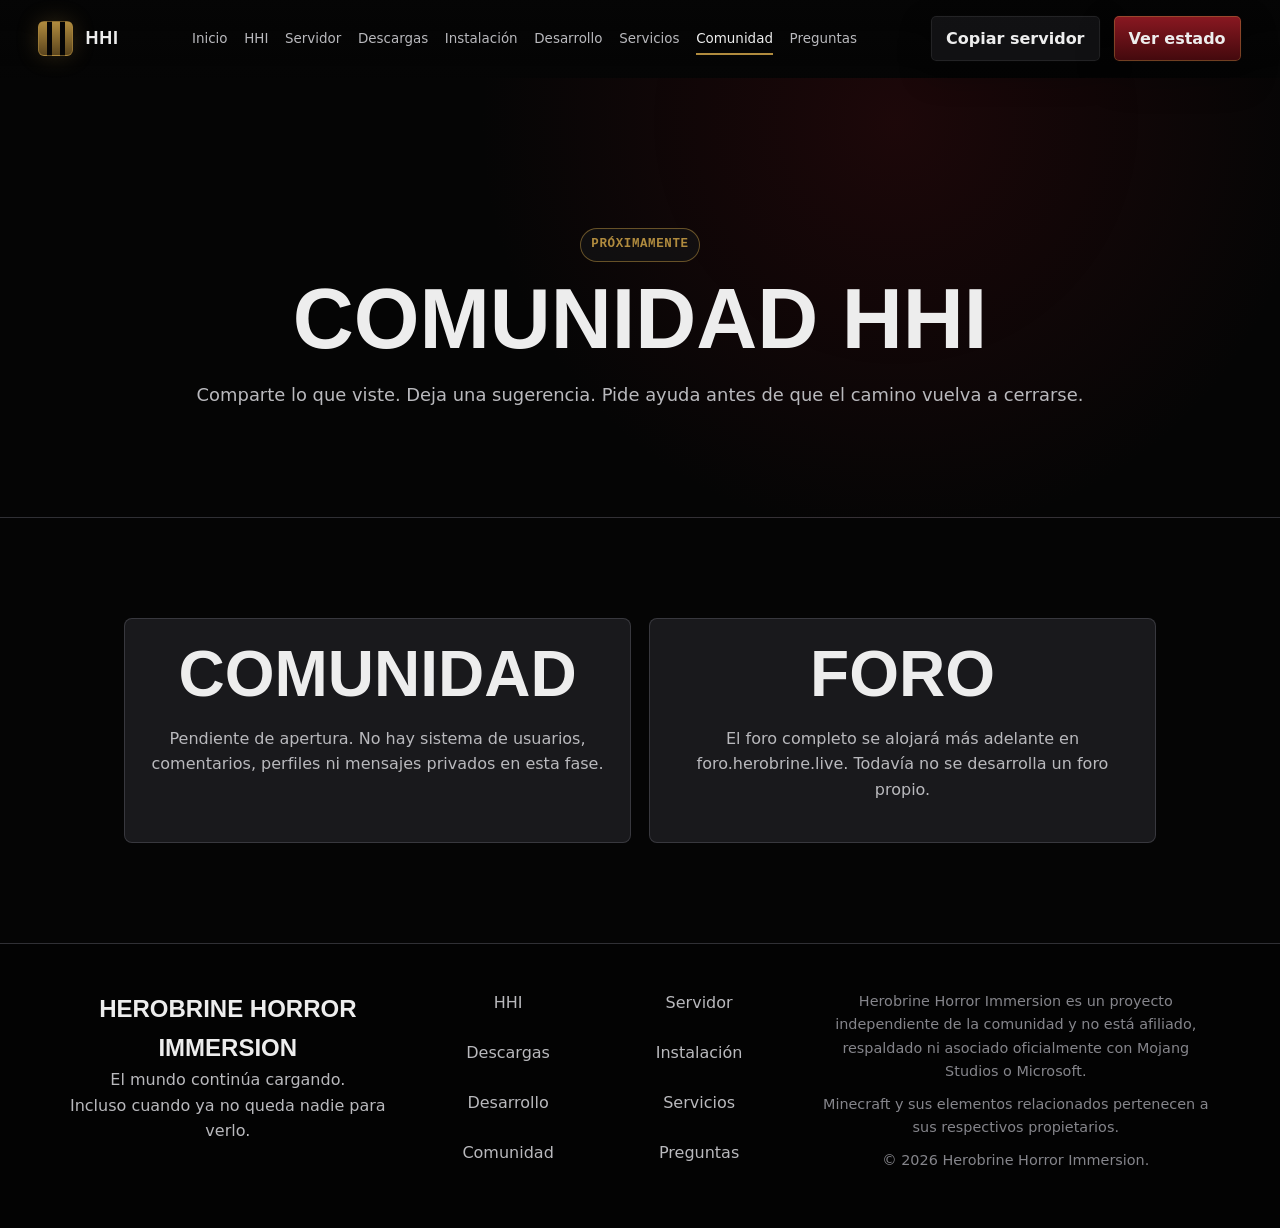
<file: comunidad/index.html>
<!doctype html>
<html lang="es">
  <head>
    <meta charset="UTF-8" />
    <meta name="viewport" content="width=device-width, initial-scale=1.0" />
    <title>Comunidad | Herobrine Horror Immersion</title>
    <meta name="description" content="Comunidad futura de HHI y foro previsto en foro.herobrine.live, sin registro ni sistema propio de usuarios todavía." />
    <meta name="robots" content="index, follow" />
    <meta name="theme-color" content="#050505" />
    <link rel="canonical" href="https://herobrine.live/comunidad/" />
    <link rel="icon" type="image/svg+xml" href="/favicon.svg" />
    <script type="module" crossorigin src="/assets/main-Deht-xsf.js"></script>
    <link rel="stylesheet" crossorigin href="/assets/main-GH8dX1rg.css">
  </head>
  <body data-page="comunidad">
    <a class="skip-link" href="#contenido">Saltar al contenido</a>
    <header class="site-header is-scrolled" data-header>
      <a class="brand" href="/#hhi" aria-label="Herobrine Horror Immersion"><span class="brand-mark" aria-hidden="true"></span><span class="brand-name">HHI</span></a>
      <button class="nav-toggle" type="button" aria-controls="primary-nav" aria-expanded="false" aria-label="Abrir navegación"><span aria-hidden="true"></span><span aria-hidden="true"></span><span aria-hidden="true"></span></button>
      <nav class="primary-nav" id="primary-nav" aria-label="Navegación principal">
        <a href="/#hhi">Inicio</a><a href="/#experiencia">HHI</a><a href="/#servidor">Servidor</a><a href="/descargas/">Descargas</a><a href="/instalacion/">Instalación</a><a href="/desarrollo/">Desarrollo</a><a href="/servicios/">Servicios</a><a class="is-active" href="/comunidad/" aria-current="page">Comunidad</a><a href="/#faq">Preguntas</a>
      </nav>
      <div class="header-actions"><button class="ghost-action copy-ip" type="button" data-copy-ip="herobrine.live">Copiar servidor</button><a class="status-action" href="/desarrollo/">Ver estado</a></div>
    </header>
    <main class="page-main" id="contenido">
      <section class="page-hero"><p class="status-pill">Próximamente</p><h1>Comunidad HHI</h1><p class="section-lede">Comparte lo que viste. Deja una sugerencia. Pide ayuda antes de que el camino vuelva a cerrarse.</p></section>
      <section class="page-content"><div class="page-card-grid"><article class="page-card"><h2>Comunidad</h2><p>Pendiente de apertura. No hay sistema de usuarios, comentarios, perfiles ni mensajes privados en esta fase.</p></article><article class="page-card"><h2>Foro</h2><p>El foro completo se alojará más adelante en foro.herobrine.live. Todavía no se desarrolla un foro propio.</p></article></div></section>
    </main>
    <footer class="site-footer"><div class="footer-brand"><strong>Herobrine Horror Immersion</strong><p>El mundo continúa cargando.<br />Incluso cuando ya no queda nadie para verlo.</p></div><nav aria-label="Navegación de pie de página"><a href="/#experiencia">HHI</a><a href="/#servidor">Servidor</a><a href="/descargas/">Descargas</a><a href="/instalacion/">Instalación</a><a href="/desarrollo/">Desarrollo</a><a href="/servicios/">Servicios</a><a href="/comunidad/">Comunidad</a><a href="/#faq">Preguntas</a></nav><div class="legal-copy"><p>Herobrine Horror Immersion es un proyecto independiente de la comunidad y no está afiliado, respaldado ni asociado oficialmente con Mojang Studios o Microsoft.</p><p>Minecraft y sus elementos relacionados pertenecen a sus respectivos propietarios.</p><p>© 2026 Herobrine Horror Immersion.</p></div></footer>
    <div class="toast" role="status" aria-live="polite" aria-atomic="true" data-toast hidden></div>
  </body>
</html>
</file>
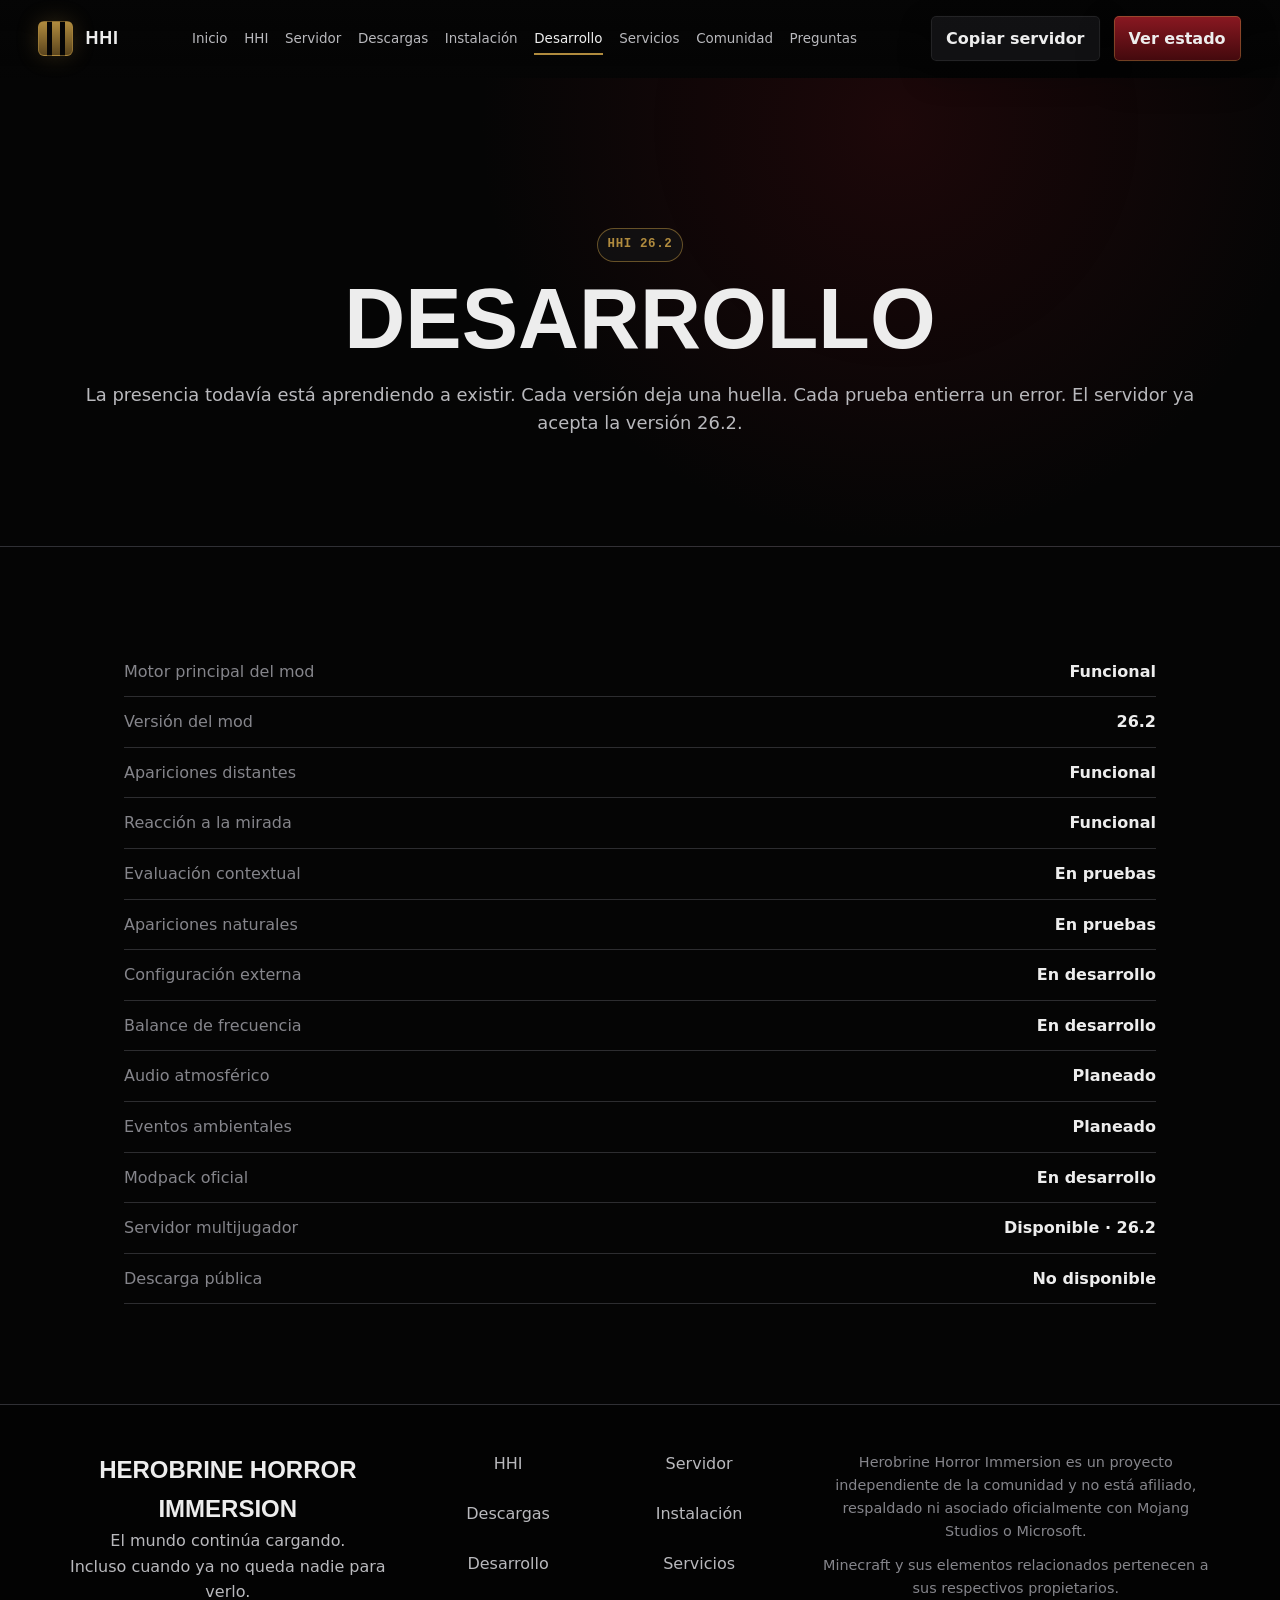
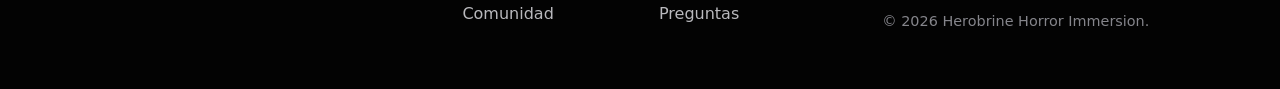
<file: desarrollo/index.html>
<!doctype html>
<html lang="es">
  <head>
    <meta charset="UTF-8" />
    <meta name="viewport" content="width=device-width, initial-scale=1.0" />
    <title>Desarrollo | Herobrine Horror Immersion</title>
    <meta name="description" content="Estado real de desarrollo de HHI: funciones implementadas, en pruebas, en desarrollo, planeadas y descarga pública no disponible." />
    <meta name="robots" content="index, follow" />
    <meta name="theme-color" content="#050505" />
    <link rel="canonical" href="https://herobrine.live/desarrollo/" />
    <link rel="icon" type="image/svg+xml" href="/favicon.svg" />
    <script type="module" crossorigin src="/assets/main-Deht-xsf.js"></script>
    <link rel="stylesheet" crossorigin href="/assets/main-GH8dX1rg.css">
  </head>
  <body data-page="desarrollo">
    <a class="skip-link" href="#contenido">Saltar al contenido</a>
    <header class="site-header is-scrolled" data-header>
      <a class="brand" href="/#hhi" aria-label="Herobrine Horror Immersion"><span class="brand-mark" aria-hidden="true"></span><span class="brand-name">HHI</span></a>
      <button class="nav-toggle" type="button" aria-controls="primary-nav" aria-expanded="false" aria-label="Abrir navegación"><span aria-hidden="true"></span><span aria-hidden="true"></span><span aria-hidden="true"></span></button>
      <nav class="primary-nav" id="primary-nav" aria-label="Navegación principal">
        <a href="/#hhi">Inicio</a><a href="/#experiencia">HHI</a><a href="/#servidor">Servidor</a><a href="/descargas/">Descargas</a><a href="/instalacion/">Instalación</a><a class="is-active" href="/desarrollo/" aria-current="page">Desarrollo</a><a href="/servicios/">Servicios</a><a href="/comunidad/">Comunidad</a><a href="/#faq">Preguntas</a>
      </nav>
      <div class="header-actions"><button class="ghost-action copy-ip" type="button" data-copy-ip="herobrine.live">Copiar servidor</button><a class="status-action" href="/desarrollo/">Ver estado</a></div>
    </header>
    <main class="page-main" id="contenido">
      <section class="page-hero"><p class="status-pill">HHI 26.2</p><h1>Desarrollo</h1><p class="section-lede">La presencia todavía está aprendiendo a existir. Cada versión deja una huella. Cada prueba entierra un error. El servidor ya acepta la versión 26.2.</p></section>
      <section class="page-content">
        <ul class="status-list">
          <li><span>Motor principal del mod</span><strong>Funcional</strong></li><li><span>Versión del mod</span><strong>26.2</strong></li><li><span>Apariciones distantes</span><strong>Funcional</strong></li><li><span>Reacción a la mirada</span><strong>Funcional</strong></li><li><span>Evaluación contextual</span><strong>En pruebas</strong></li><li><span>Apariciones naturales</span><strong>En pruebas</strong></li><li><span>Configuración externa</span><strong>En desarrollo</strong></li><li><span>Balance de frecuencia</span><strong>En desarrollo</strong></li><li><span>Audio atmosférico</span><strong>Planeado</strong></li><li><span>Eventos ambientales</span><strong>Planeado</strong></li><li><span>Modpack oficial</span><strong>En desarrollo</strong></li><li><span>Servidor multijugador</span><strong>Disponible · 26.2</strong></li><li><span>Descarga pública</span><strong>No disponible</strong></li>
        </ul>
      </section>
    </main>
    <footer class="site-footer"><div class="footer-brand"><strong>Herobrine Horror Immersion</strong><p>El mundo continúa cargando.<br />Incluso cuando ya no queda nadie para verlo.</p></div><nav aria-label="Navegación de pie de página"><a href="/#experiencia">HHI</a><a href="/#servidor">Servidor</a><a href="/descargas/">Descargas</a><a href="/instalacion/">Instalación</a><a href="/desarrollo/">Desarrollo</a><a href="/servicios/">Servicios</a><a href="/comunidad/">Comunidad</a><a href="/#faq">Preguntas</a></nav><div class="legal-copy"><p>Herobrine Horror Immersion es un proyecto independiente de la comunidad y no está afiliado, respaldado ni asociado oficialmente con Mojang Studios o Microsoft.</p><p>Minecraft y sus elementos relacionados pertenecen a sus respectivos propietarios.</p><p>© 2026 Herobrine Horror Immersion.</p></div></footer>
    <div class="toast" role="status" aria-live="polite" aria-atomic="true" data-toast hidden></div>
  </body>
</html>
</file>
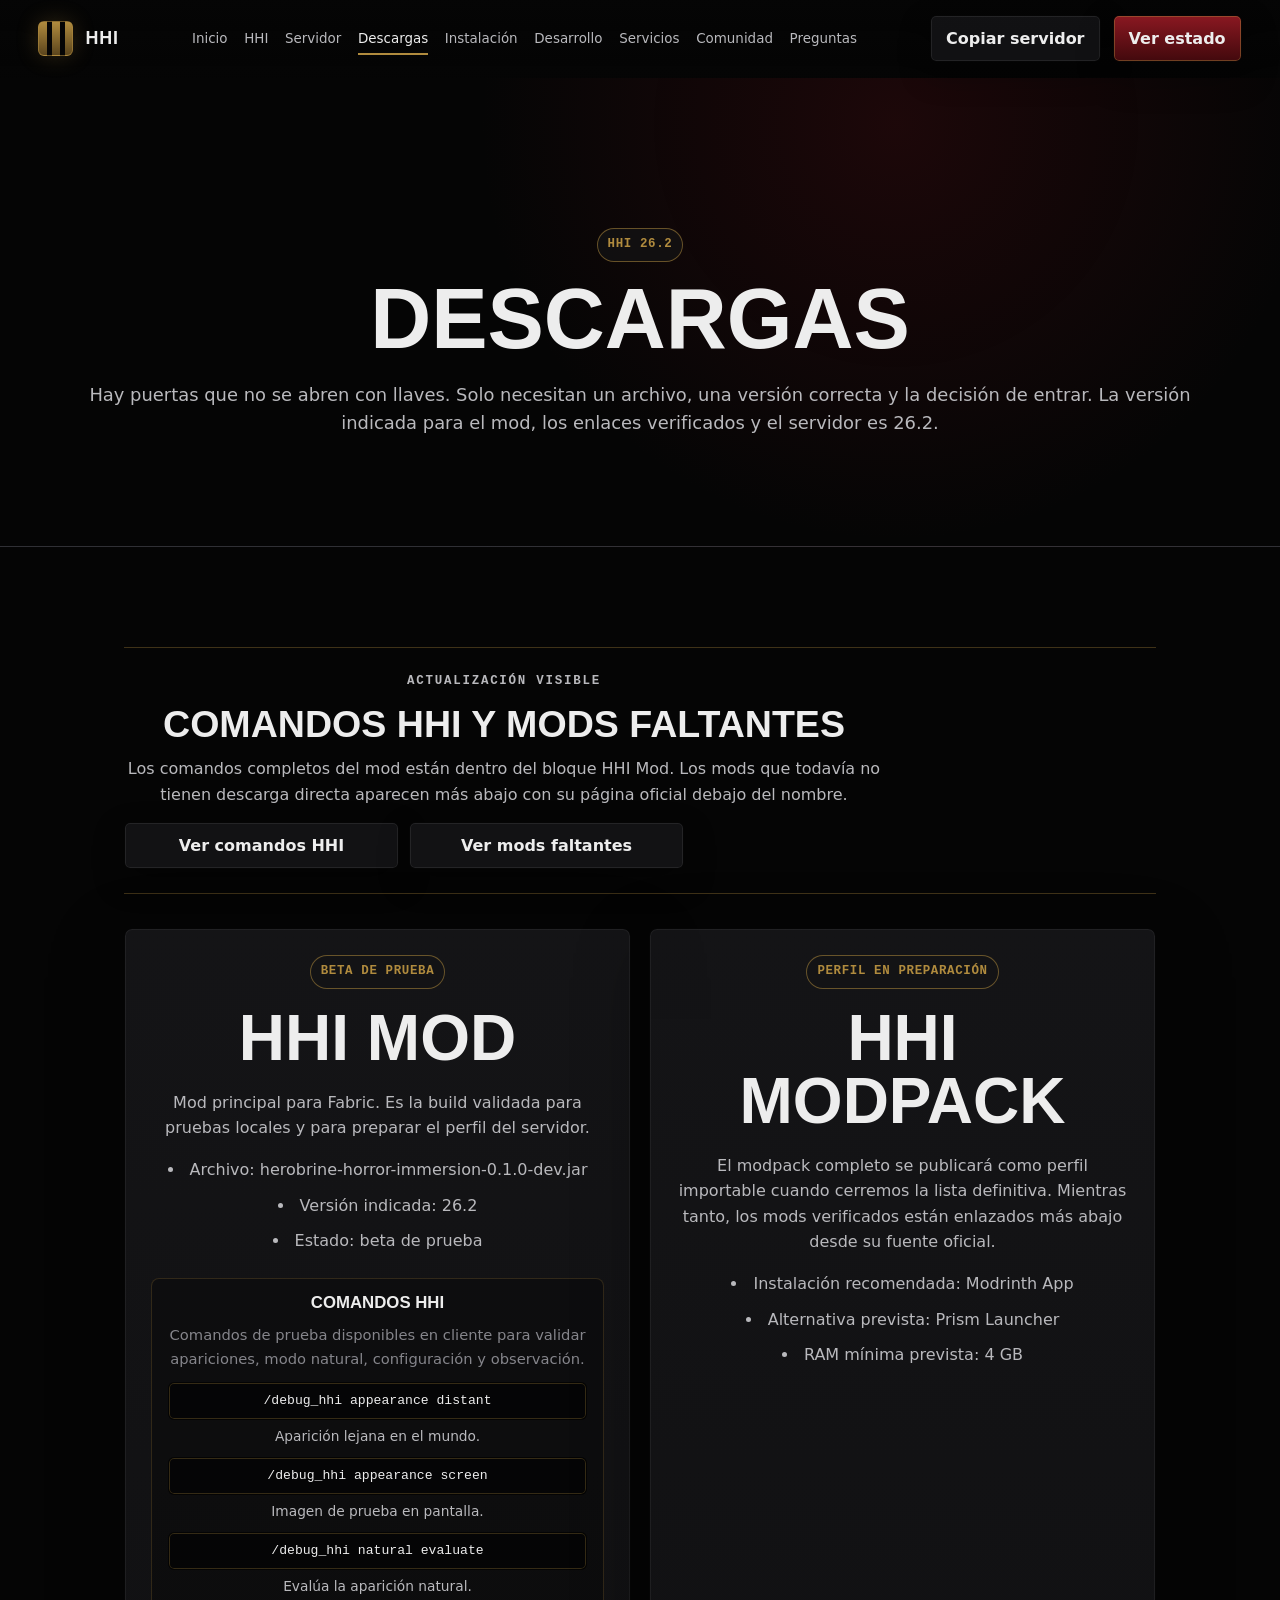
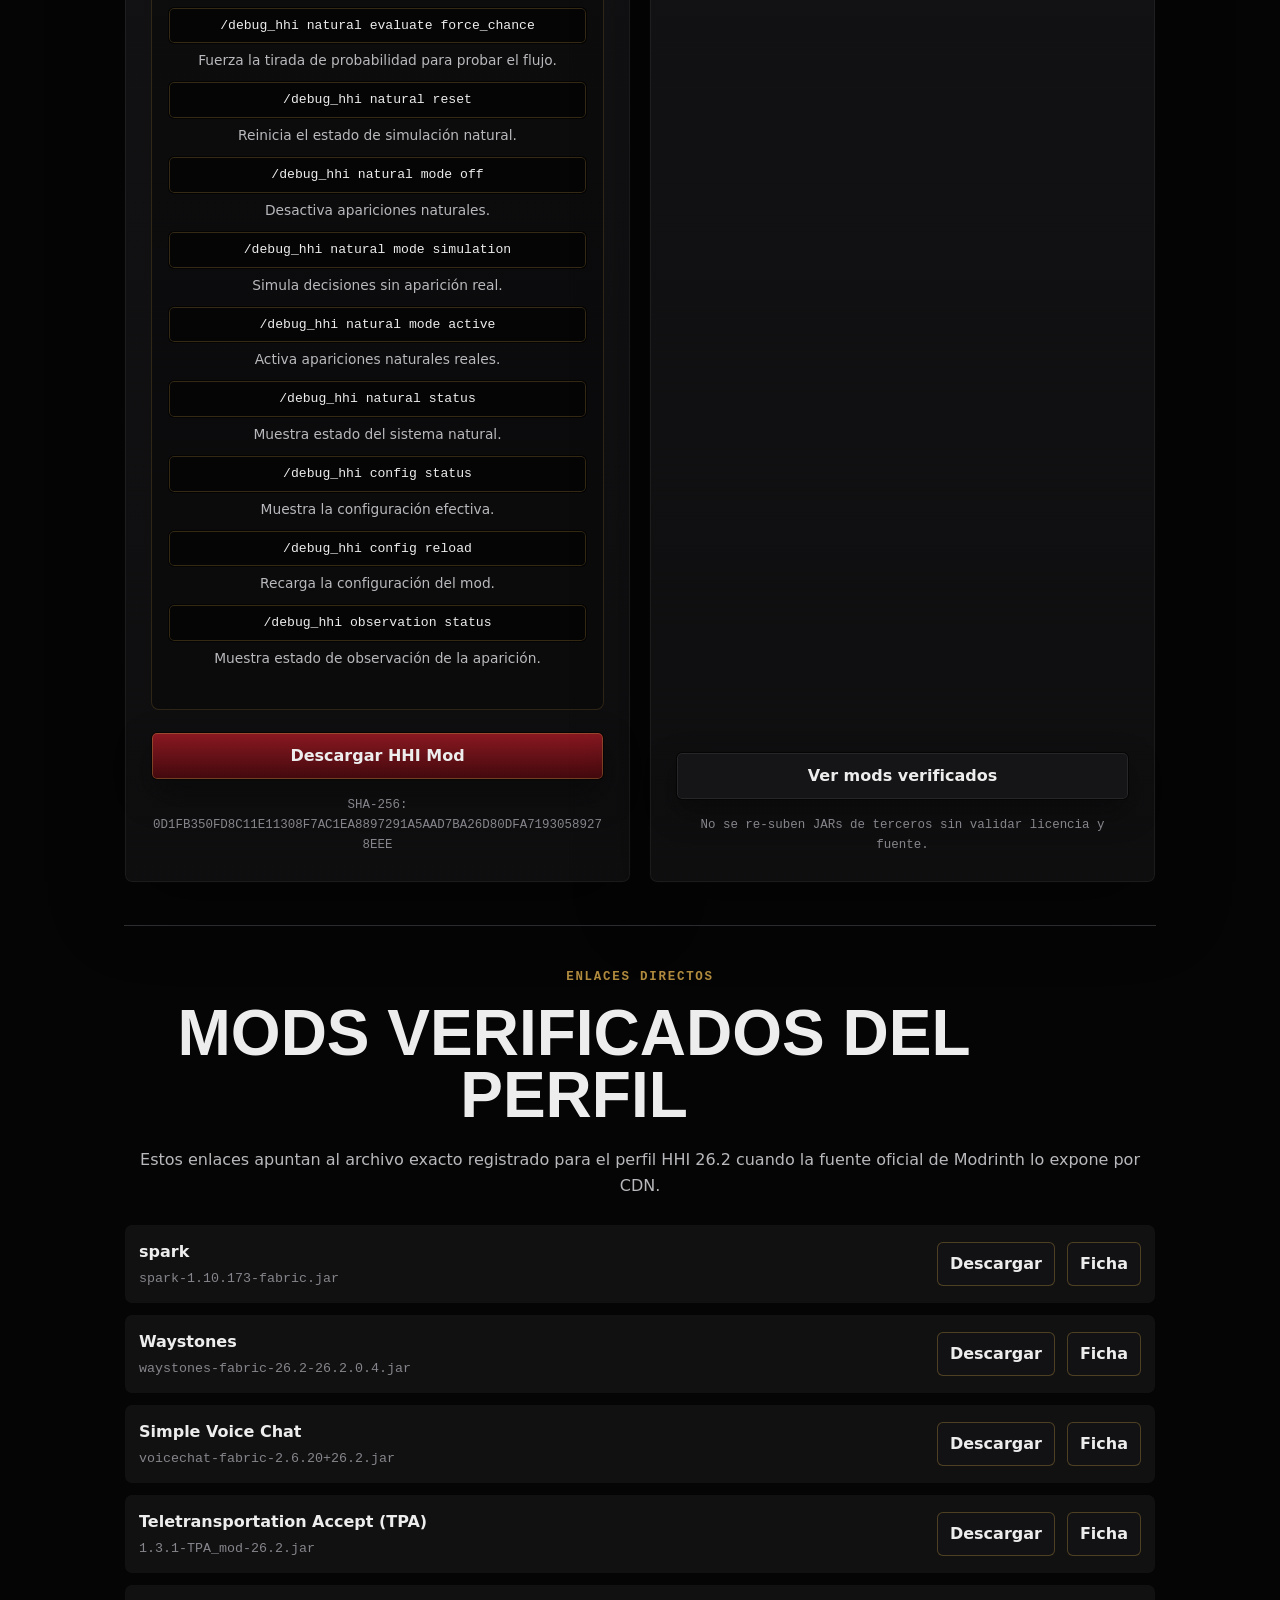
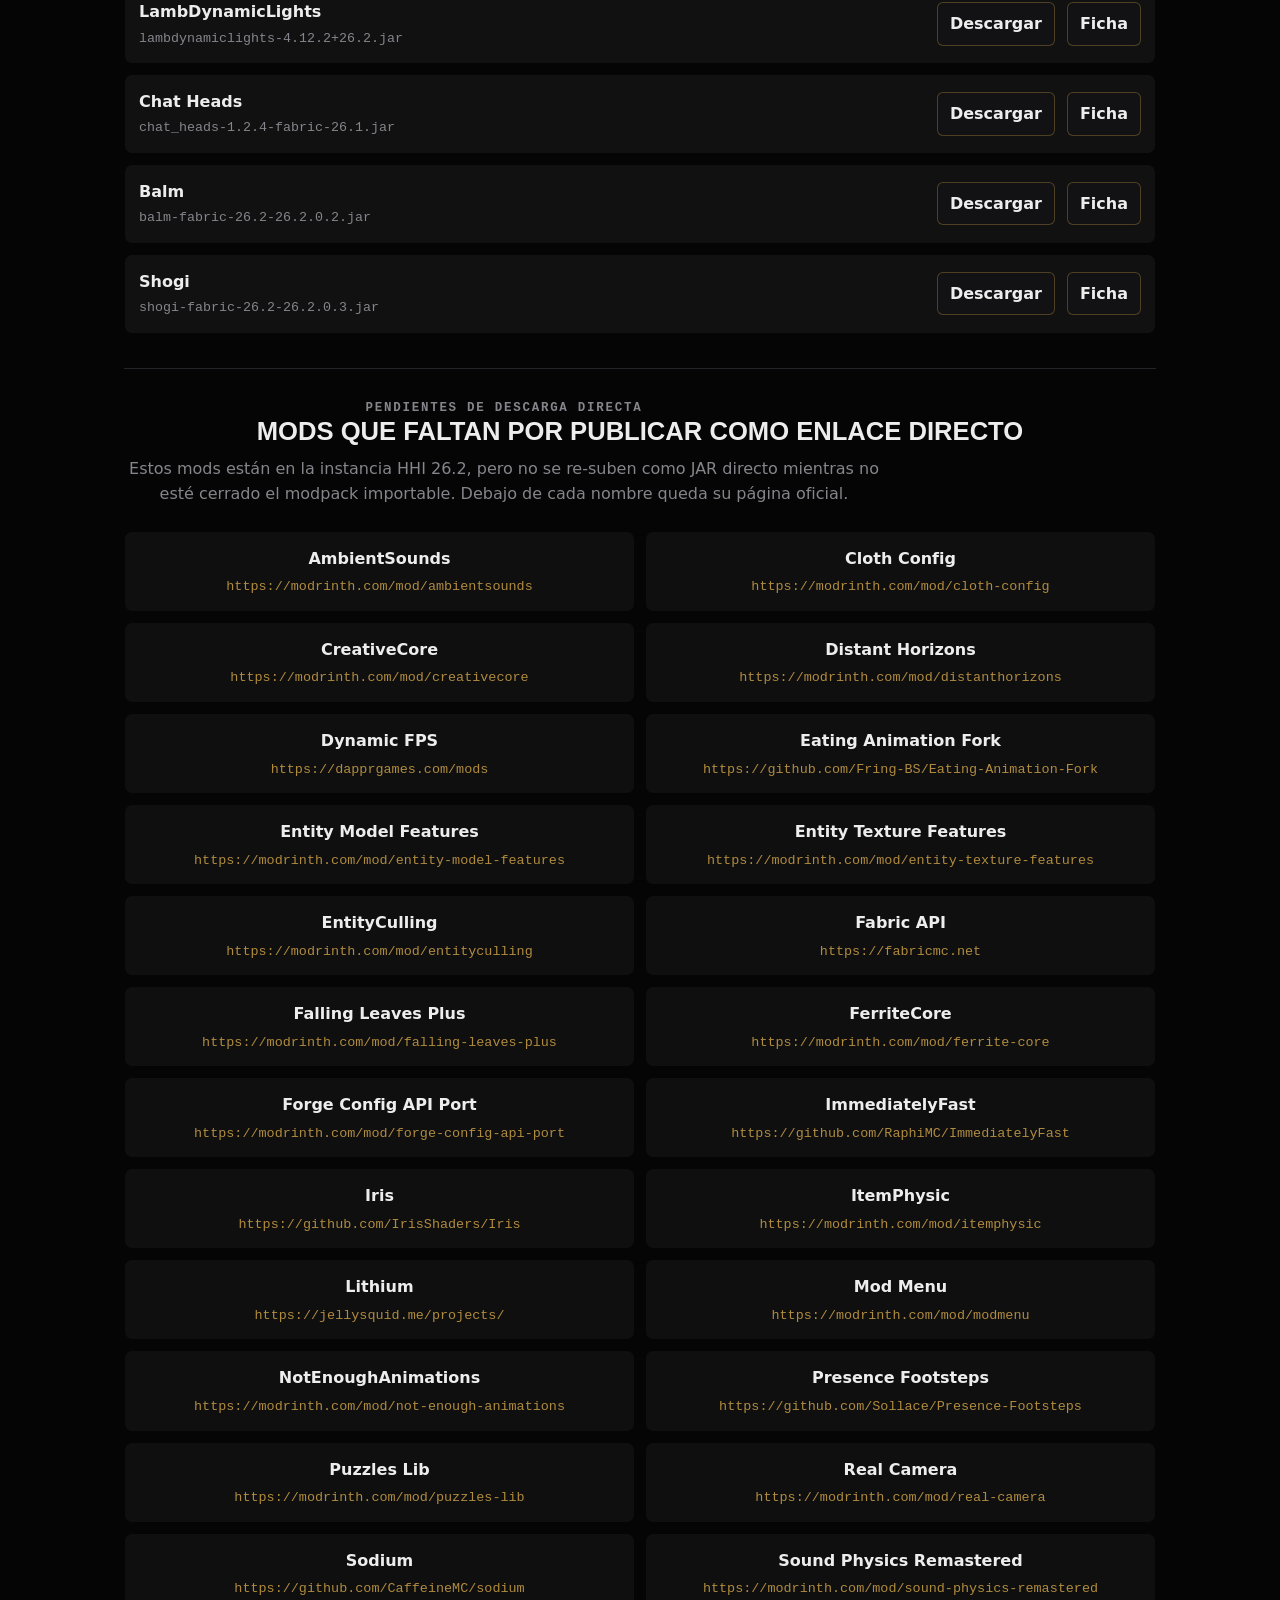
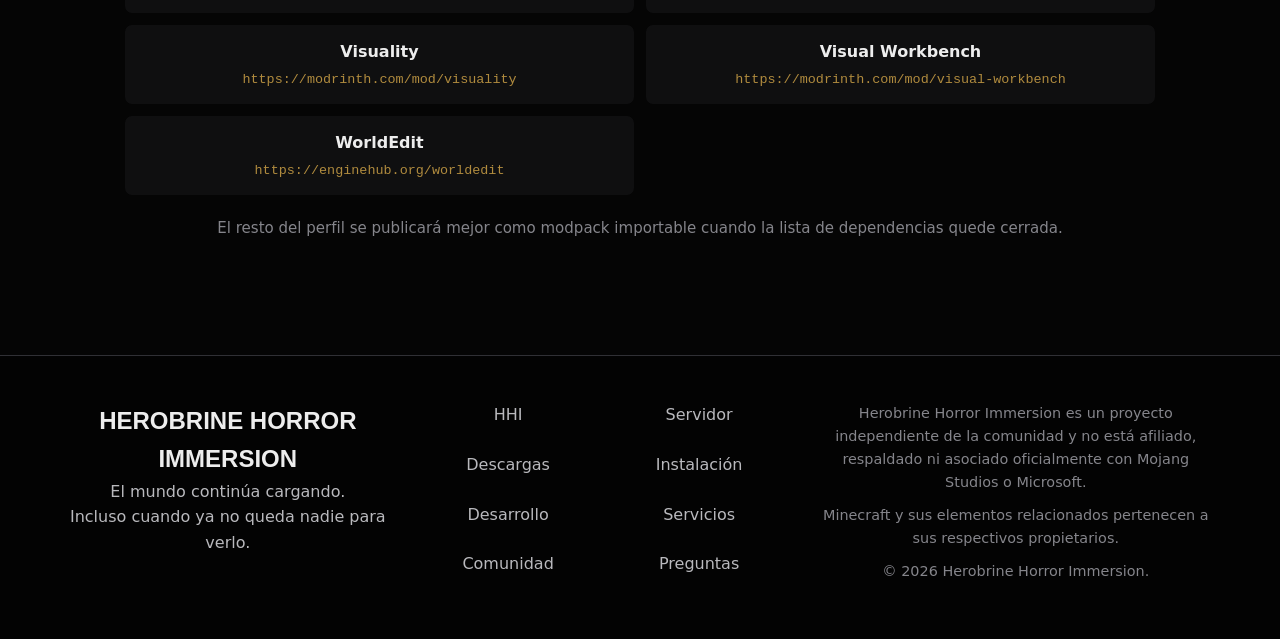
<file: descargas/index.html>
<!doctype html>
<html lang="es">
  <head>
    <meta charset="UTF-8" />
    <meta name="viewport" content="width=device-width, initial-scale=1.0" />
    <title>Descargas | Herobrine Horror Immersion</title>
    <meta name="description" content="Descarga HHI 26.2 y enlaces verificados de mods de apoyo para el perfil Herobrine Horror Immersion." />
    <meta name="robots" content="index, follow" />
    <meta name="theme-color" content="#050505" />
    <link rel="canonical" href="https://herobrine.live/descargas/" />
    <link rel="icon" type="image/svg+xml" href="/favicon.svg" />
    <script type="module" crossorigin src="/assets/main-Deht-xsf.js"></script>
    <link rel="stylesheet" crossorigin href="/assets/main-GH8dX1rg.css">
  </head>
  <body data-page="descargas">
    <a class="skip-link" href="#contenido">Saltar al contenido</a>
    <header class="site-header is-scrolled" data-header>
      <a class="brand" href="/#hhi" aria-label="Herobrine Horror Immersion"><span class="brand-mark" aria-hidden="true"></span><span class="brand-name">HHI</span></a>
      <button class="nav-toggle" type="button" aria-controls="primary-nav" aria-expanded="false" aria-label="Abrir navegación"><span aria-hidden="true"></span><span aria-hidden="true"></span><span aria-hidden="true"></span></button>
      <nav class="primary-nav" id="primary-nav" aria-label="Navegación principal">
        <a href="/#hhi">Inicio</a><a href="/#experiencia">HHI</a><a href="/#servidor">Servidor</a><a class="is-active" href="/descargas/" aria-current="page">Descargas</a><a href="/instalacion/">Instalación</a><a href="/desarrollo/">Desarrollo</a><a href="/servicios/">Servicios</a><a href="/comunidad/">Comunidad</a><a href="/#faq">Preguntas</a>
      </nav>
      <div class="header-actions"><button class="ghost-action copy-ip" type="button" data-copy-ip="herobrine.live">Copiar servidor</button><a class="status-action" href="/desarrollo/">Ver estado</a></div>
    </header>
    <main class="page-main" id="contenido">
      <section class="page-hero"><p class="status-pill">HHI 26.2</p><h1>Descargas</h1><p class="section-lede">Hay puertas que no se abren con llaves. Solo necesitan un archivo, una versión correcta y la decisión de entrar. La versión indicada para el mod, los enlaces verificados y el servidor es 26.2.</p></section>
      <section class="page-content">
        <aside class="download-update" aria-labelledby="download-update-title">
          <p class="section-kicker">Actualización visible</p>
          <h2 id="download-update-title">Comandos HHI y mods faltantes</h2>
          <p>Los comandos completos del mod están dentro del bloque HHI Mod. Los mods que todavía no tienen descarga directa aparecen más abajo con su página oficial debajo del nombre.</p>
          <div class="download-actions inline-actions">
            <a class="button button-secondary" href="#mod">Ver comandos HHI</a>
            <a class="button button-secondary" href="#mods-faltantes">Ver mods faltantes</a>
          </div>
        </aside>
        <div class="download-cards">
          <article class="download-card" id="mod"><p class="status-pill status-inline">Beta de prueba</p><h2>HHI Mod</h2><p>Mod principal para Fabric. Es la build validada para pruebas locales y para preparar el perfil del servidor.</p><ul><li>Archivo: herobrine-horror-immersion-0.1.0-dev.jar</li><li>Versión indicada: 26.2</li><li>Estado: beta de prueba</li></ul><div class="mod-command-panel" aria-labelledby="hhi-command-title"><h3 id="hhi-command-title">Comandos HHI</h3><p>Comandos de prueba disponibles en cliente para validar apariciones, modo natural, configuración y observación.</p><ul class="command-list"><li><code>/debug_hhi appearance distant</code><span>Aparición lejana en el mundo.</span></li><li><code>/debug_hhi appearance screen</code><span>Imagen de prueba en pantalla.</span></li><li><code>/debug_hhi natural evaluate</code><span>Evalúa la aparición natural.</span></li><li><code>/debug_hhi natural evaluate force_chance</code><span>Fuerza la tirada de probabilidad para probar el flujo.</span></li><li><code>/debug_hhi natural reset</code><span>Reinicia el estado de simulación natural.</span></li><li><code>/debug_hhi natural mode off</code><span>Desactiva apariciones naturales.</span></li><li><code>/debug_hhi natural mode simulation</code><span>Simula decisiones sin aparición real.</span></li><li><code>/debug_hhi natural mode active</code><span>Activa apariciones naturales reales.</span></li><li><code>/debug_hhi natural status</code><span>Muestra estado del sistema natural.</span></li><li><code>/debug_hhi config status</code><span>Muestra la configuración efectiva.</span></li><li><code>/debug_hhi config reload</code><span>Recarga la configuración del mod.</span></li><li><code>/debug_hhi observation status</code><span>Muestra estado de observación de la aparición.</span></li></ul></div><div class="download-actions"><a class="button button-primary" href="/downloads/herobrine-horror-immersion-0.1.0-dev.jar" download>Descargar HHI Mod</a></div><p class="file-note">SHA-256: 0D1FB350FD8C11E11308F7AC1EA8897291A5AAD7BA26D80DFA71930589278EEE</p></article>
          <article class="download-card" id="modpack"><p class="status-pill status-inline">Perfil en preparación</p><h2>HHI Modpack</h2><p>El modpack completo se publicará como perfil importable cuando cerremos la lista definitiva. Mientras tanto, los mods verificados están enlazados más abajo desde su fuente oficial.</p><ul><li>Instalación recomendada: Modrinth App</li><li>Alternativa prevista: Prism Launcher</li><li>RAM mínima prevista: 4 GB</li></ul><div class="download-actions"><a class="button button-secondary" href="#mods-verificados">Ver mods verificados</a></div><p class="file-note">No se re-suben JARs de terceros sin validar licencia y fuente.</p></article>
        </div>
        <section class="verified-mods" id="mods-verificados" aria-labelledby="verified-mods-title">
          <p class="section-kicker">Enlaces directos</p>
          <h2 id="verified-mods-title">Mods verificados del perfil</h2>
          <p>Estos enlaces apuntan al archivo exacto registrado para el perfil HHI 26.2 cuando la fuente oficial de Modrinth lo expone por CDN.</p>
          <ul class="mod-download-list">
            <li><span><strong>spark</strong><small>spark-1.10.173-fabric.jar</small></span><a href="https://cdn.modrinth.com/data/l6YH9Als/versions/iYFOl6lQ/spark-1.10.173-fabric.jar">Descargar</a><a href="https://modrinth.com/mod/spark">Ficha</a></li>
            <li><span><strong>Waystones</strong><small>waystones-fabric-26.2-26.2.0.4.jar</small></span><a href="https://cdn.modrinth.com/data/LOpKHB2A/versions/NLm5zPDQ/waystones-fabric-26.2-26.2.0.4.jar">Descargar</a><a href="https://modrinth.com/mod/waystones">Ficha</a></li>
            <li><span><strong>Simple Voice Chat</strong><small>voicechat-fabric-2.6.20+26.2.jar</small></span><a href="https://cdn.modrinth.com/data/9eGKb6K1/versions/bvaEHE2T/voicechat-fabric-2.6.20%2B26.2.jar">Descargar</a><a href="https://modrinth.com/mod/simple-voice-chat">Ficha</a></li>
            <li><span><strong>Teletransportation Accept (TPA)</strong><small>1.3.1-TPA_mod-26.2.jar</small></span><a href="https://cdn.modrinth.com/data/6h6n9XJ9/versions/wlOrDIux/1.3.1-TPA_mod-26.2.jar">Descargar</a><a href="https://modrinth.com/mod/tpa">Ficha</a></li>
            <li><span><strong>LambDynamicLights</strong><small>lambdynamiclights-4.12.2+26.2.jar</small></span><a href="https://cdn.modrinth.com/data/yBW8D80W/versions/jBLH7Qy8/lambdynamiclights-4.12.2%2B26.2.jar">Descargar</a><a href="https://modrinth.com/mod/lambdynamiclights">Ficha</a></li>
            <li><span><strong>Chat Heads</strong><small>chat_heads-1.2.4-fabric-26.1.jar</small></span><a href="https://cdn.modrinth.com/data/Wb5oqrBJ/versions/ct4sHdcD/chat_heads-1.2.4-fabric-26.1.jar">Descargar</a><a href="https://modrinth.com/mod/chat-heads">Ficha</a></li>
            <li><span><strong>Balm</strong><small>balm-fabric-26.2-26.2.0.2.jar</small></span><a href="https://cdn.modrinth.com/data/MBAkmtvl/versions/Gl7L60Mm/balm-fabric-26.2-26.2.0.2.jar">Descargar</a><a href="https://modrinth.com/mod/balm">Ficha</a></li>
            <li><span><strong>Shogi</strong><small>shogi-fabric-26.2-26.2.0.3.jar</small></span><a href="https://cdn.modrinth.com/data/bi4iCmsw/versions/tlaGyX0N/shogi-fabric-26.2-26.2.0.3.jar">Descargar</a><a href="https://modrinth.com/mod/shogi">Ficha</a></li>
          </ul>
          <section class="missing-mods" id="mods-faltantes" aria-labelledby="missing-mods-title">
            <p class="section-kicker">Pendientes de descarga directa</p>
            <h3 id="missing-mods-title">Mods que faltan por publicar como enlace directo</h3>
            <p>Estos mods están en la instancia HHI 26.2, pero no se re-suben como JAR directo mientras no esté cerrado el modpack importable. Debajo de cada nombre queda su página oficial.</p>
            <ul class="missing-mod-list">
              <li><strong>AmbientSounds</strong><a href="https://modrinth.com/mod/ambientsounds">https://modrinth.com/mod/ambientsounds</a></li>
              <li><strong>Cloth Config</strong><a href="https://modrinth.com/mod/cloth-config">https://modrinth.com/mod/cloth-config</a></li>
              <li><strong>CreativeCore</strong><a href="https://modrinth.com/mod/creativecore">https://modrinth.com/mod/creativecore</a></li>
              <li><strong>Distant Horizons</strong><a href="https://modrinth.com/mod/distanthorizons">https://modrinth.com/mod/distanthorizons</a></li>
              <li><strong>Dynamic FPS</strong><a href="https://dapprgames.com/mods">https://dapprgames.com/mods</a></li>
              <li><strong>Eating Animation Fork</strong><a href="https://github.com/Fring-BS/Eating-Animation-Fork">https://github.com/Fring-BS/Eating-Animation-Fork</a></li>
              <li><strong>Entity Model Features</strong><a href="https://modrinth.com/mod/entity-model-features">https://modrinth.com/mod/entity-model-features</a></li>
              <li><strong>Entity Texture Features</strong><a href="https://modrinth.com/mod/entity-texture-features">https://modrinth.com/mod/entity-texture-features</a></li>
              <li><strong>EntityCulling</strong><a href="https://modrinth.com/mod/entityculling">https://modrinth.com/mod/entityculling</a></li>
              <li><strong>Fabric API</strong><a href="https://fabricmc.net">https://fabricmc.net</a></li>
              <li><strong>Falling Leaves Plus</strong><a href="https://modrinth.com/mod/falling-leaves-plus">https://modrinth.com/mod/falling-leaves-plus</a></li>
              <li><strong>FerriteCore</strong><a href="https://modrinth.com/mod/ferrite-core">https://modrinth.com/mod/ferrite-core</a></li>
              <li><strong>Forge Config API Port</strong><a href="https://modrinth.com/mod/forge-config-api-port">https://modrinth.com/mod/forge-config-api-port</a></li>
              <li><strong>ImmediatelyFast</strong><a href="https://github.com/RaphiMC/ImmediatelyFast">https://github.com/RaphiMC/ImmediatelyFast</a></li>
              <li><strong>Iris</strong><a href="https://github.com/IrisShaders/Iris">https://github.com/IrisShaders/Iris</a></li>
              <li><strong>ItemPhysic</strong><a href="https://modrinth.com/mod/itemphysic">https://modrinth.com/mod/itemphysic</a></li>
              <li><strong>Lithium</strong><a href="https://jellysquid.me/projects/">https://jellysquid.me/projects/</a></li>
              <li><strong>Mod Menu</strong><a href="https://modrinth.com/mod/modmenu">https://modrinth.com/mod/modmenu</a></li>
              <li><strong>NotEnoughAnimations</strong><a href="https://modrinth.com/mod/not-enough-animations">https://modrinth.com/mod/not-enough-animations</a></li>
              <li><strong>Presence Footsteps</strong><a href="https://github.com/Sollace/Presence-Footsteps">https://github.com/Sollace/Presence-Footsteps</a></li>
              <li><strong>Puzzles Lib</strong><a href="https://modrinth.com/mod/puzzles-lib">https://modrinth.com/mod/puzzles-lib</a></li>
              <li><strong>Real Camera</strong><a href="https://modrinth.com/mod/real-camera">https://modrinth.com/mod/real-camera</a></li>
              <li><strong>Sodium</strong><a href="https://github.com/CaffeineMC/sodium">https://github.com/CaffeineMC/sodium</a></li>
              <li><strong>Sound Physics Remastered</strong><a href="https://modrinth.com/mod/sound-physics-remastered">https://modrinth.com/mod/sound-physics-remastered</a></li>
              <li><strong>Visuality</strong><a href="https://modrinth.com/mod/visuality">https://modrinth.com/mod/visuality</a></li>
              <li><strong>Visual Workbench</strong><a href="https://modrinth.com/mod/visual-workbench">https://modrinth.com/mod/visual-workbench</a></li>
              <li><strong>WorldEdit</strong><a href="https://enginehub.org/worldedit">https://enginehub.org/worldedit</a></li>
            </ul>
          </section>
          <p class="section-note">El resto del perfil se publicará mejor como modpack importable cuando la lista de dependencias quede cerrada.</p>
        </section>
      </section>
    </main>
    <footer class="site-footer"><div class="footer-brand"><strong>Herobrine Horror Immersion</strong><p>El mundo continúa cargando.<br />Incluso cuando ya no queda nadie para verlo.</p></div><nav aria-label="Navegación de pie de página"><a href="/#experiencia">HHI</a><a href="/#servidor">Servidor</a><a href="/descargas/">Descargas</a><a href="/instalacion/">Instalación</a><a href="/desarrollo/">Desarrollo</a><a href="/servicios/">Servicios</a><a href="/comunidad/">Comunidad</a><a href="/#faq">Preguntas</a></nav><div class="legal-copy"><p>Herobrine Horror Immersion es un proyecto independiente de la comunidad y no está afiliado, respaldado ni asociado oficialmente con Mojang Studios o Microsoft.</p><p>Minecraft y sus elementos relacionados pertenecen a sus respectivos propietarios.</p><p>© 2026 Herobrine Horror Immersion.</p></div></footer>
    <div class="toast" role="status" aria-live="polite" aria-atomic="true" data-toast hidden></div>
  </body>
</html>
</file>
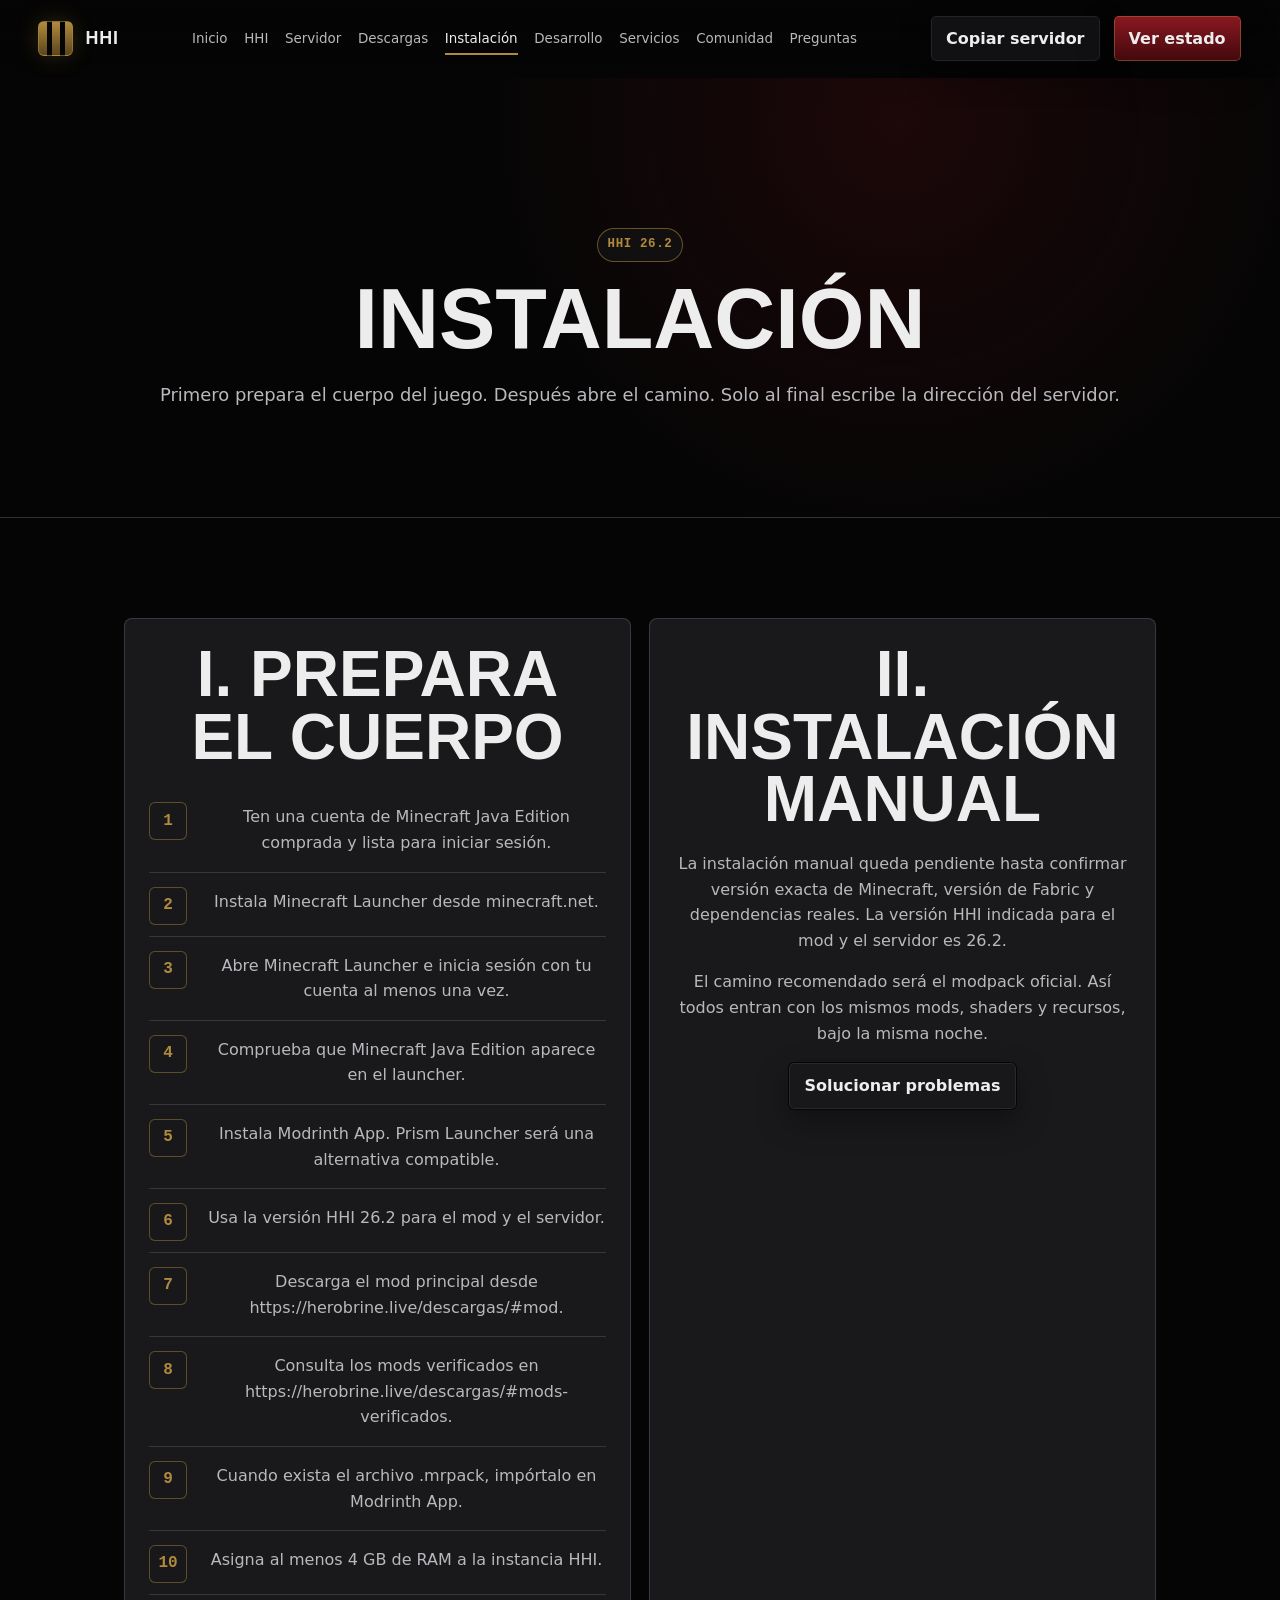
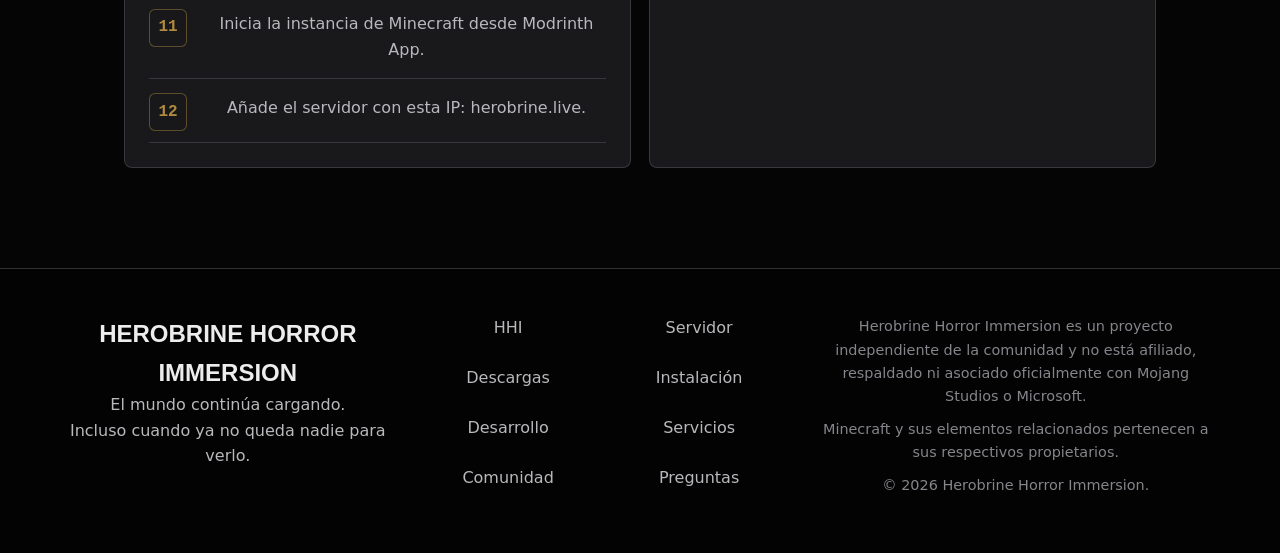
<file: instalacion/index.html>
<!doctype html>
<html lang="es">
  <head>
    <meta charset="UTF-8" />
    <meta name="viewport" content="width=device-width, initial-scale=1.0" />
    <title>Instalación | Herobrine Horror Immersion</title>
    <meta name="description" content="Guía de instalación de HHI para Minecraft Java Edition: cuenta, Modrinth App, modpack provisional y servidor herobrine.live." />
    <meta name="robots" content="index, follow" />
    <meta name="theme-color" content="#050505" />
    <link rel="canonical" href="https://herobrine.live/instalacion/" />
    <link rel="icon" type="image/svg+xml" href="/favicon.svg" />
    <script type="module" crossorigin src="/assets/main-Deht-xsf.js"></script>
    <link rel="stylesheet" crossorigin href="/assets/main-GH8dX1rg.css">
  </head>
  <body data-page="instalacion">
    <a class="skip-link" href="#contenido">Saltar al contenido</a>
    <header class="site-header is-scrolled" data-header>
      <a class="brand" href="/#hhi" aria-label="Herobrine Horror Immersion"><span class="brand-mark" aria-hidden="true"></span><span class="brand-name">HHI</span></a>
      <button class="nav-toggle" type="button" aria-controls="primary-nav" aria-expanded="false" aria-label="Abrir navegación"><span aria-hidden="true"></span><span aria-hidden="true"></span><span aria-hidden="true"></span></button>
      <nav class="primary-nav" id="primary-nav" aria-label="Navegación principal">
        <a href="/#hhi">Inicio</a><a href="/#experiencia">HHI</a><a href="/#servidor">Servidor</a><a href="/descargas/">Descargas</a><a class="is-active" href="/instalacion/" aria-current="page">Instalación</a><a href="/desarrollo/">Desarrollo</a><a href="/servicios/">Servicios</a><a href="/comunidad/">Comunidad</a><a href="/#faq">Preguntas</a>
      </nav>
      <div class="header-actions"><button class="ghost-action copy-ip" type="button" data-copy-ip="herobrine.live">Copiar servidor</button><a class="status-action" href="/desarrollo/">Ver estado</a></div>
    </header>
    <main class="page-main" id="contenido">
      <section class="page-hero">
        <p class="status-pill">HHI 26.2</p>
        <h1>Instalación</h1>
        <p class="section-lede">Primero prepara el cuerpo del juego. Después abre el camino. Solo al final escribe la dirección del servidor.</p>
      </section>
      <section class="page-content">
        <div class="page-card-grid">
          <article class="page-card">
            <h2>I. Prepara el cuerpo</h2>
            <ol class="step-list">
              <li>Ten una cuenta de Minecraft Java Edition comprada y lista para iniciar sesión.</li>
              <li>Instala Minecraft Launcher desde minecraft.net.</li>
              <li>Abre Minecraft Launcher e inicia sesión con tu cuenta al menos una vez.</li>
              <li>Comprueba que Minecraft Java Edition aparece en el launcher.</li>
              <li>Instala Modrinth App. Prism Launcher será una alternativa compatible.</li>
              <li>Usa la versión HHI 26.2 para el mod y el servidor.</li>
              <li>Descarga el mod principal desde https://herobrine.live/descargas/#mod.</li>
              <li>Consulta los mods verificados en https://herobrine.live/descargas/#mods-verificados.</li>
              <li>Cuando exista el archivo .mrpack, impórtalo en Modrinth App.</li>
              <li>Asigna al menos 4 GB de RAM a la instancia HHI.</li>
              <li>Inicia la instancia de Minecraft desde Modrinth App.</li>
              <li>Añade el servidor con esta IP: herobrine.live.</li>
            </ol>
          </article>
          <article class="page-card" id="manual">
            <h2>II. Instalación manual</h2>
            <p>La instalación manual queda pendiente hasta confirmar versión exacta de Minecraft, versión de Fabric y dependencias reales. La versión HHI indicada para el mod y el servidor es 26.2.</p>
            <p>El camino recomendado será el modpack oficial. Así todos entran con los mismos mods, shaders y recursos, bajo la misma noche.</p>
            <a class="button button-secondary" href="/ayuda/">Solucionar problemas</a>
          </article>
        </div>
      </section>
    </main>
    <footer class="site-footer">
      <div class="footer-brand"><strong>Herobrine Horror Immersion</strong><p>El mundo continúa cargando.<br />Incluso cuando ya no queda nadie para verlo.</p></div>
      <nav aria-label="Navegación de pie de página"><a href="/#experiencia">HHI</a><a href="/#servidor">Servidor</a><a href="/descargas/">Descargas</a><a href="/instalacion/">Instalación</a><a href="/desarrollo/">Desarrollo</a><a href="/servicios/">Servicios</a><a href="/comunidad/">Comunidad</a><a href="/#faq">Preguntas</a></nav>
      <div class="legal-copy"><p>Herobrine Horror Immersion es un proyecto independiente de la comunidad y no está afiliado, respaldado ni asociado oficialmente con Mojang Studios o Microsoft.</p><p>Minecraft y sus elementos relacionados pertenecen a sus respectivos propietarios.</p><p>© 2026 Herobrine Horror Immersion.</p></div>
    </footer>
    <div class="toast" role="status" aria-live="polite" aria-atomic="true" data-toast hidden></div>
  </body>
</html>
</file>
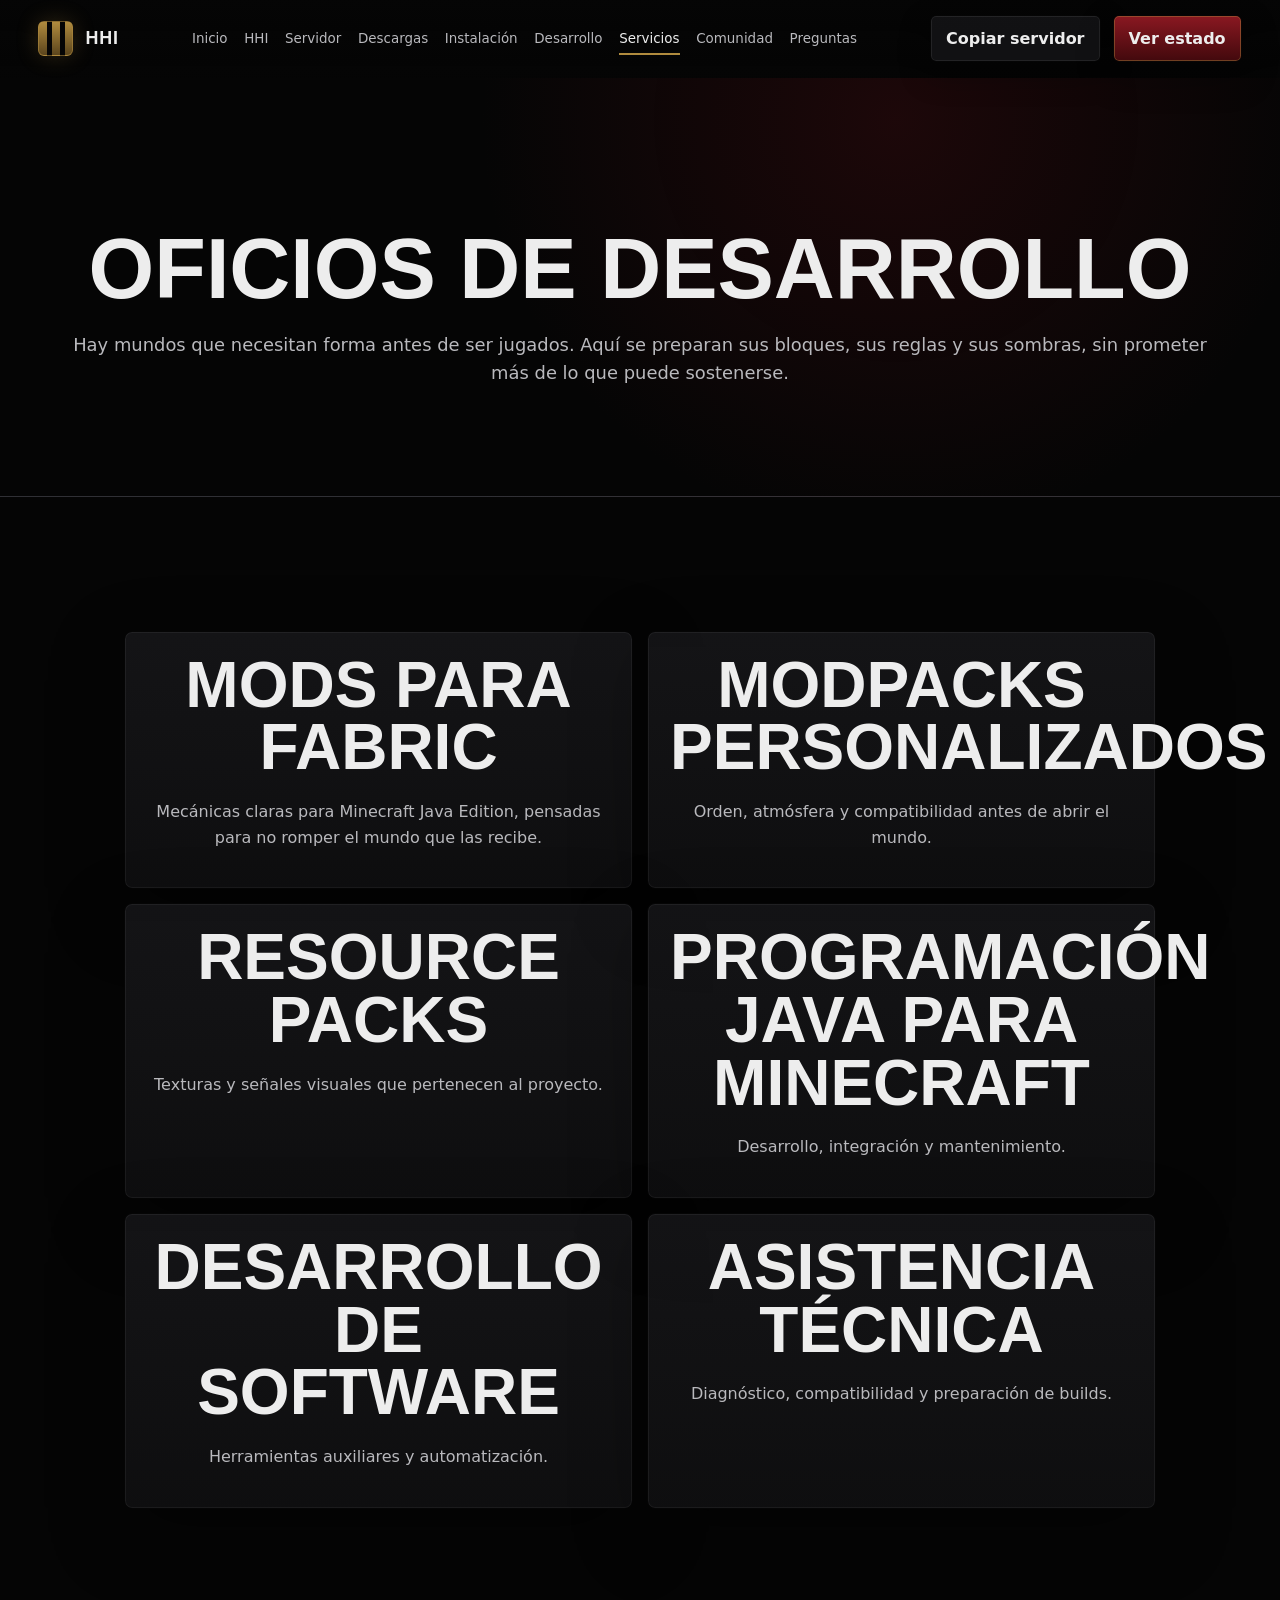
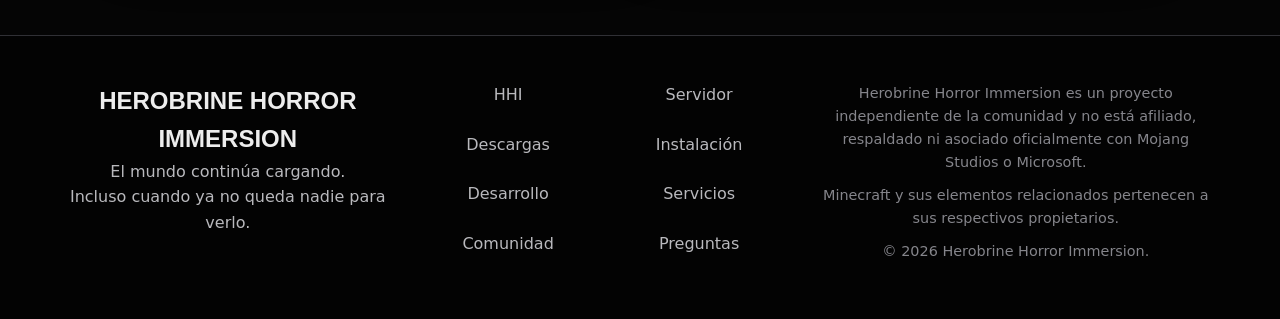
<file: servicios/index.html>
<!doctype html>
<html lang="es">
  <head>
    <meta charset="UTF-8" />
    <meta name="viewport" content="width=device-width, initial-scale=1.0" />
    <title>Servicios | Herobrine Horror Immersion</title>
    <meta name="description" content="Servicios de desarrollo para Minecraft: mods Fabric, modpacks, resource packs, Java, herramientas y asistencia técnica." />
    <meta name="robots" content="index, follow" />
    <meta name="theme-color" content="#050505" />
    <link rel="canonical" href="https://herobrine.live/servicios/" />
    <link rel="icon" type="image/svg+xml" href="/favicon.svg" />
    <script type="module" crossorigin src="/assets/main-Deht-xsf.js"></script>
    <link rel="stylesheet" crossorigin href="/assets/main-GH8dX1rg.css">
  </head>
  <body data-page="servicios">
    <a class="skip-link" href="#contenido">Saltar al contenido</a>
    <header class="site-header is-scrolled" data-header>
      <a class="brand" href="/#hhi" aria-label="Herobrine Horror Immersion"><span class="brand-mark" aria-hidden="true"></span><span class="brand-name">HHI</span></a>
      <button class="nav-toggle" type="button" aria-controls="primary-nav" aria-expanded="false" aria-label="Abrir navegación"><span aria-hidden="true"></span><span aria-hidden="true"></span><span aria-hidden="true"></span></button>
      <nav class="primary-nav" id="primary-nav" aria-label="Navegación principal">
        <a href="/#hhi">Inicio</a><a href="/#experiencia">HHI</a><a href="/#servidor">Servidor</a><a href="/descargas/">Descargas</a><a href="/instalacion/">Instalación</a><a href="/desarrollo/">Desarrollo</a><a class="is-active" href="/servicios/" aria-current="page">Servicios</a><a href="/comunidad/">Comunidad</a><a href="/#faq">Preguntas</a>
      </nav>
      <div class="header-actions"><button class="ghost-action copy-ip" type="button" data-copy-ip="herobrine.live">Copiar servidor</button><a class="status-action" href="/desarrollo/">Ver estado</a></div>
    </header>
    <main class="page-main" id="contenido">
      <section class="page-hero"><h1>Oficios de desarrollo</h1><p class="section-lede">Hay mundos que necesitan forma antes de ser jugados. Aquí se preparan sus bloques, sus reglas y sus sombras, sin prometer más de lo que puede sostenerse.</p></section>
      <section class="page-content"><div class="service-grid"><article><h2>Mods para Fabric</h2><p>Mecánicas claras para Minecraft Java Edition, pensadas para no romper el mundo que las recibe.</p></article><article><h2>Modpacks personalizados</h2><p>Orden, atmósfera y compatibilidad antes de abrir el mundo.</p></article><article><h2>Resource packs</h2><p>Texturas y señales visuales que pertenecen al proyecto.</p></article><article><h2>Programación Java para Minecraft</h2><p>Desarrollo, integración y mantenimiento.</p></article><article><h2>Desarrollo de software</h2><p>Herramientas auxiliares y automatización.</p></article><article><h2>Asistencia técnica</h2><p>Diagnóstico, compatibilidad y preparación de builds.</p></article></div></section>
    </main>
    <footer class="site-footer"><div class="footer-brand"><strong>Herobrine Horror Immersion</strong><p>El mundo continúa cargando.<br />Incluso cuando ya no queda nadie para verlo.</p></div><nav aria-label="Navegación de pie de página"><a href="/#experiencia">HHI</a><a href="/#servidor">Servidor</a><a href="/descargas/">Descargas</a><a href="/instalacion/">Instalación</a><a href="/desarrollo/">Desarrollo</a><a href="/servicios/">Servicios</a><a href="/comunidad/">Comunidad</a><a href="/#faq">Preguntas</a></nav><div class="legal-copy"><p>Herobrine Horror Immersion es un proyecto independiente de la comunidad y no está afiliado, respaldado ni asociado oficialmente con Mojang Studios o Microsoft.</p><p>Minecraft y sus elementos relacionados pertenecen a sus respectivos propietarios.</p><p>© 2026 Herobrine Horror Immersion.</p></div></footer>
    <div class="toast" role="status" aria-live="polite" aria-atomic="true" data-toast hidden></div>
  </body>
</html>
</file>
<file: assets/main-GH8dX1rg.css>
:root{--hhi-black:#050505;--hhi-black-soft:#0b0b0c;--hhi-charcoal:#141416;--hhi-panel:#19191c;--hhi-red-dark:#42090d;--hhi-red:#681017;--hhi-red-highlight:#8a1821;--hhi-gold-dark:#5b451d;--hhi-gold:#8a6b2c;--hhi-gold-highlight:#b08b3e;--hhi-white:#ededed;--hhi-gray-light:#b9b9bd;--hhi-gray:#85858b;--hhi-gray-dark:#424248;--font-heading:"Bahnschrift Condensed", "Arial Narrow", "Roboto Condensed", Impact, sans-serif;--font-body:Inter, ui-sans-serif, system-ui, -apple-system, BlinkMacSystemFont, "Segoe UI", sans-serif;--font-detail:"Cascadia Code", "SFMono-Regular", Consolas, monospace;--header-height:78px;--max:1160px;--radius:8px;--hero-progress:0;--page-progress:0;--viewport-client-width:100%;--backdrop-stack-travel:100svh;--backdrop-blackout:.44;--backdrop-vignette:.82;--forest-blue-light-x:53.6%;--forest-blue-light-y:60.6%;--forest-blue-light-radius:8.5%;--forest-blue-light-opacity:.34;--forest-warm-light-x:65.5%;--forest-warm-light-y:60.4%;--forest-warm-light-radius:9%;--forest-warm-light-opacity:.3;--mine-torch-light-x:47.8%;--mine-torch-light-y:29.6%;--mine-torch-light-radius:11.5%;--mine-torch-light-opacity:.32;--mine-diamond-light-x:29.2%;--mine-diamond-light-y:78.4%;--mine-diamond-light-radius:10%;--mine-diamond-light-opacity:.28;--mine-diamond-secondary-light-x:36.2%;--mine-diamond-secondary-light-y:86%;--mine-diamond-secondary-light-radius:7%;color:var(--hhi-white);background:var(--hhi-black);--lightningcss-light: ;--lightningcss-dark:initial;color-scheme:dark;font-family:var(--font-body);font-synthesis:none;text-rendering:optimizelegibility;-webkit-font-smoothing:antialiased;-moz-osx-font-smoothing:grayscale;font-size:16px;line-height:1.6}*{box-sizing:border-box}html{max-width:var(--viewport-client-width);background:var(--hhi-black);scroll-behavior:smooth;scroll-padding-top:calc(var(--header-height) + 16px)}body{max-width:var(--viewport-client-width);min-width:320px;color:var(--hhi-gray-light);background:var(--hhi-black);text-align:center;margin:0;overflow-x:hidden}body::selection{color:var(--hhi-black);background:var(--hhi-white)}img{max-width:100%;height:auto}.sr-only{clip:rect(0, 0, 0, 0);white-space:nowrap;border:0;width:1px;height:1px;margin:-1px;padding:0;position:absolute;overflow:hidden}a,a:visited{color:inherit}.site-backdrop{z-index:0;width:var(--viewport-client-width);pointer-events:none;background:var(--hhi-black);position:fixed;inset:0 auto 0 0;overflow:hidden}.site-backdrop-stack{width:var(--viewport-client-width);max-width:none;height:200svh;transform:translate3d(0, calc(var(--page-progress) * -1 * var(--backdrop-stack-travel)), 0);will-change:transform;position:absolute;inset:0}.site-backdrop-panel{width:var(--viewport-client-width);height:100svh;position:relative;overflow:hidden}.site-backdrop-image,.site-backdrop-light{width:100%;max-width:none;height:100%;position:absolute;inset:0}.site-backdrop-image{z-index:0;object-fit:cover;opacity:1;display:block}.site-backdrop-panel-forest .site-backdrop-image{object-position:50% 58%;filter:saturate(.82)contrast(1.12)brightness(.74)}.site-backdrop-panel-mine .site-backdrop-image{object-position:50% 52%;filter:saturate(.78)contrast(1.16)brightness(.7)}.site-backdrop-light{z-index:2;mix-blend-mode:screen;pointer-events:none;will-change:opacity, filter}.site-backdrop-light-forest-blue{--backdrop-light-opacity:var(--forest-blue-light-opacity);opacity:var(--backdrop-light-opacity);background:radial-gradient(ellipse at var(--forest-blue-light-x) var(--forest-blue-light-y), #dcfeffc2 0 1.1%, #40eeff66 3.4%, #0e5d7a24 6.2%, transparent var(--forest-blue-light-radius)), radial-gradient(ellipse at 54% 67%, #40eeff33 0 2%, #0e5d7a14 5.8%, transparent 9%);animation:6.4s ease-in-out infinite hhi-diamond-flicker}.site-backdrop-light-forest-warm{--backdrop-light-opacity:var(--forest-warm-light-opacity);opacity:var(--backdrop-light-opacity);background:radial-gradient(ellipse at var(--forest-warm-light-x) var(--forest-warm-light-y), #ffd573bd 0 1.2%, #b05c2252 4%, #42090d1f 6.8%, transparent var(--forest-warm-light-radius)), radial-gradient(ellipse at 65.8% 65.2%, #ffa23633 0 2.4%, #42090d14 6.4%, transparent 10%);animation:8.8s ease-in-out infinite hhi-redstone-pulse}.site-backdrop-light-redstone{--backdrop-light-opacity:var(--mine-torch-light-opacity);opacity:var(--backdrop-light-opacity);background:radial-gradient(ellipse at var(--mine-torch-light-x) var(--mine-torch-light-y), #ff342cc7 0 1.2%, #8a182161 3.8%, #42090d1f 7%, transparent var(--mine-torch-light-radius));animation:8.8s ease-in-out infinite hhi-redstone-pulse}.site-backdrop-light-diamonds{--backdrop-light-opacity:var(--mine-diamond-light-opacity);opacity:var(--backdrop-light-opacity);background:radial-gradient(ellipse at var(--mine-diamond-light-x) var(--mine-diamond-light-y), #d2fcffb8 0 1.1%, #40eeff57 3.4%, #0e5d7a1a 6.4%, transparent var(--mine-diamond-light-radius)), radial-gradient(ellipse at var(--mine-diamond-secondary-light-x) var(--mine-diamond-secondary-light-y), #40eeff61 0 0.9%, #1aaac62e 2.7%, transparent var(--mine-diamond-secondary-light-radius));animation:6.4s ease-in-out infinite hhi-diamond-flicker}.site-backdrop-shade{z-index:1;background:radial-gradient(ellipse at 50% 50%, #05050500 0 28%, rgba(5, 5, 5, var(--backdrop-vignette)) 100%), linear-gradient(rgba(5, 5, 5, var(--backdrop-blackout)), rgba(5, 5, 5, var(--backdrop-blackout))), linear-gradient(180deg, #0505051f, #05050547 68%, #0505058a);position:absolute;inset:0}@keyframes hhi-redstone-pulse{0%,to{opacity:calc(var(--backdrop-light-opacity) * .62);filter:blur(4px)brightness()}46%{opacity:var(--backdrop-light-opacity);filter:blur(7px)brightness(1.18)}}@keyframes hhi-diamond-flicker{0%,to{opacity:calc(var(--backdrop-light-opacity) * .5);filter:blur(4px)brightness(1.02)}18%{opacity:calc(var(--backdrop-light-opacity) * .92);filter:blur(7px)brightness(1.28)}47%{opacity:calc(var(--backdrop-light-opacity) * .64);filter:blur(5px)brightness(1.08)}72%{opacity:var(--backdrop-light-opacity);filter:blur(8px)brightness(1.34)}}.skip-link,.site-header,main,.site-footer,.toast{z-index:1;position:relative}button,a,summary{-webkit-tap-highlight-color:transparent}:focus-visible{outline:2px solid var(--hhi-gold-highlight);outline-offset:4px}.skip-link{z-index:40;border:1px solid var(--hhi-gold-highlight);color:var(--hhi-black);background:var(--hhi-white);border-radius:6px;padding:10px 14px;font-weight:800;text-decoration:none;transition:transform .16s;position:fixed;top:12px;left:12px;transform:translateY(-150%)}.skip-link:focus{transform:translateY(0)}.site-header{z-index:30;width:var(--viewport-client-width);min-height:var(--header-height);background:linear-gradient(#050505c7,#05050557);border-bottom:1px solid #0000;grid-template-columns:auto minmax(0,1fr) auto;align-items:center;gap:18px;padding:14px clamp(16px,3vw,44px);transition:background .18s,border-color .18s,-webkit-backdrop-filter .18s,backdrop-filter .18s;display:grid;position:fixed;top:0;left:0;right:auto}.site-header.is-scrolled,.nav-open .site-header{-webkit-backdrop-filter:blur(18px);backdrop-filter:blur(18px);background:#0b0b0ceb;border-color:#424248b8}.brand{min-height:44px;color:var(--hhi-white);align-items:center;gap:12px;text-decoration:none;display:inline-flex}.brand-mark{background:linear-gradient(90deg, transparent 8px, var(--hhi-black) 8px 13px, transparent 13px 21px, var(--hhi-black) 21px 26px, transparent 26px), linear-gradient(180deg, var(--hhi-gold-highlight), var(--hhi-gold-dark));border:1px solid #b08b3e94;border-radius:6px;width:35px;height:35px;box-shadow:0 0 22px #b08b3e3d}.brand-name{font-family:var(--font-heading);letter-spacing:.05em;font-size:1.12rem;font-weight:900}.primary-nav{color:var(--hhi-gray-light);justify-content:center;gap:clamp(10px,1.3vw,20px);font-size:.84rem;display:flex}.primary-nav a,.primary-nav a:visited{color:var(--hhi-gray-light);-webkit-text-fill-color:var(--hhi-gray-light);white-space:nowrap;padding:8px 0;text-decoration:none;transition:color .16s;position:relative}.primary-nav a:after{content:"";background:var(--hhi-gold-highlight);transform-origin:50%;height:2px;transition:transform .16s;position:absolute;bottom:2px;left:0;right:0;transform:scaleX(0)}.primary-nav a:hover,.primary-nav a.is-active{color:var(--hhi-white);-webkit-text-fill-color:var(--hhi-white)}.primary-nav a.is-active:after,.primary-nav a:hover:after{transform:scaleX(1)}.header-actions,.inline-actions,.hero-actions{flex-wrap:wrap;justify-content:center;align-items:center;gap:12px;display:flex}.ghost-action,.status-action,.button,.disabled-button{min-height:44px;font:inherit;-webkit-text-fill-color:currentColor;border:1px solid #050505f5;border-radius:6px;justify-content:center;align-items:center;padding:10px 15px;font-weight:800;text-decoration:none;transition:transform .16s,border-color .16s,background .16s,color .16s;display:inline-flex}.ghost-action,.status-action,.button-secondary{color:var(--hhi-white);-webkit-text-fill-color:var(--hhi-white);background:#19191cb3;box-shadow:inset 0 0 0 1px #ededed14,0 12px 30px #00000057}.status-action,.button-primary{color:var(--hhi-white);-webkit-text-fill-color:var(--hhi-white);background:linear-gradient(180deg, var(--hhi-red-highlight), var(--hhi-red-dark));border-color:#050505f5;box-shadow:inset 0 0 0 1px #b08b3e6b,0 14px 34px #00000057}.ghost-action:visited,.status-action:visited,.button:visited,.button-primary:visited,.button-secondary:visited{color:var(--hhi-white);-webkit-text-fill-color:var(--hhi-white)}.button:hover,.ghost-action:hover,.status-action:hover{border-color:var(--hhi-gold);transform:translateY(-1px)}.disabled-button{width:100%;color:var(--hhi-gray);cursor:not-allowed;background:#141416bd;box-shadow:inset 0 0 0 1px #ededed0d}.nav-toggle{border:1px solid var(--hhi-gray-dark);width:44px;height:44px;color:var(--hhi-white);background:#141416d1;border-radius:6px;display:none}.nav-toggle span{background:currentColor;width:18px;height:2px;margin:4px auto;transition:opacity .16s,transform .16s;display:block}.nav-open .nav-toggle span:first-child{transform:translateY(6px)rotate(45deg)}.nav-open .nav-toggle span:nth-child(2){opacity:0}.nav-open .nav-toggle span:nth-child(3){transform:translateY(-6px)rotate(-45deg)}.scrolly-hero{background:0 0;min-height:165svh;position:relative;overflow:hidden}.hero-sticky{isolation:isolate;background:0 0;height:100svh;position:sticky;top:0;overflow:hidden}.hero-vignette,.hero-fog{pointer-events:none;position:absolute;inset:0}.hero-vignette{z-index:2;background:linear-gradient(90deg,#05050529,#05050500 50%,#05050529),linear-gradient(#05050500,#05050508 42%,#0505051f 100%),radial-gradient(circle at 50% 44%,#0000 0 22rem,#05050514 58rem)}.hero-fog{z-index:3;opacity:calc(.045 + var(--hero-progress) * .035);transform:translateY(calc(var(--hero-progress) * -28px));background:linear-gradient(90deg,#0000,#b9b9bd1c,#0000),repeating-linear-gradient(0deg,#0000 0 38px,#ededed05 38px 39px,#0000 39px 82px)}.hero-fog-b{opacity:.02;transform:translateY(calc(var(--hero-progress) * 44px))}.hero-content{z-index:5;width:min(980px,100% - 40px);min-height:100svh;padding:calc(var(--header-height) + 36px) 0 76px;text-shadow:0 10px 34px #000000e0;flex-direction:column;justify-content:center;align-items:center;margin:-100svh auto 0;display:flex;position:sticky;top:0}.status-pill{width:fit-content;color:var(--hhi-gold-highlight);font-family:var(--font-detail);letter-spacing:.05em;text-transform:uppercase;background:#141416a8;border:1px solid #b08b3e8a;border-radius:999px;margin:0 auto 16px;padding:6px 10px;font-size:.78rem;font-weight:800;display:inline-flex}.status-inline{margin-bottom:18px}h1,h2,h3,p{margin-top:0}h1,h2,h3{color:var(--hhi-white);font-family:var(--font-heading);letter-spacing:0;text-transform:uppercase;font-weight:900;line-height:.98}h1{max-width:880px;margin-bottom:20px;font-size:clamp(2.8rem,6.6vw,5.8rem)}.hero-title-mark{filter:drop-shadow(0 26px 42px #000000e0);width:min(1120px,100vw - 32px);max-width:100%;margin:0 auto 18px;line-height:0;display:block;position:relative}.hero-title-mark:before{z-index:-1;content:"";filter:blur(24px);background:radial-gradient(at 50% 42%,#ededed29,#0000 56%),radial-gradient(at 74% 66%,#40eeff1f,#0000 48%);animation:3.4s ease-in-out infinite hhi-title-ambient-pulse;position:absolute;inset:10% 5% 4%}.hero-logo-banner{aspect-ratio:2172/724;object-fit:contain;opacity:.96;mix-blend-mode:screen;filter:contrast(1.06)brightness(1.02);width:100%;height:auto;display:block;transform:translateZ(0);-webkit-mask-image:linear-gradient(90deg,#0000 0,#000 4% 96%,#0000 100%);mask-image:linear-gradient(90deg,#0000 0,#000 4% 96%,#0000 100%)}@keyframes hhi-title-ambient-pulse{0%,to{opacity:.46}50%{opacity:.78}}h2{max-width:900px;margin-bottom:20px;font-size:clamp(2.35rem,5vw,5.4rem)}h3{margin-bottom:12px;font-size:clamp(1.45rem,2vw,2rem)}p{color:var(--hhi-gray-light)}.hero-tagline{color:var(--hhi-white);margin-bottom:18px;font-size:clamp(1.35rem,2.1vw,2rem);font-weight:800;line-height:1.22}.hero-copy,.section-lede{max-width:760px;color:var(--hhi-gray-light);margin-left:auto;margin-right:auto;font-size:clamp(1.04rem,1.4vw,1.26rem)}.hero-facts{flex-wrap:wrap;justify-content:center;gap:8px;margin:26px 0 0;padding:0;list-style:none;display:flex}.hero-facts li{color:var(--hhi-gray-light);background:#14141694;border:1px solid #424248d6;border-radius:999px;padding:6px 10px;font-size:.86rem}.hero-actions{grid-template-columns:repeat(2,minmax(0,210px));justify-content:center;gap:12px 18px;margin-top:28px;display:grid}.hero-actions .button{width:100%;min-width:0;min-height:54px;padding:13px 22px;font-size:.98rem}.hero-actions .button-primary{color:#120d05;background:linear-gradient(180deg, #d2ab4d 0%, var(--hhi-gold-highlight) 36%, var(--hhi-gold) 100%);text-shadow:none;-webkit-text-fill-color:#120d05;box-shadow:0 14px 34px #0000006b,0 0 18px #b08b3e29}.hero-actions .button-primary:hover{border-color:#ededed8a}.hero-secondary-link{min-height:28px;color:var(--hhi-gray-light);font-family:var(--font-detail);letter-spacing:.08em;text-transform:uppercase;justify-content:center;align-items:center;font-size:.78rem;font-weight:800;text-decoration:none;transition:color .16s,transform .16s;display:inline-flex}.hero-secondary-link:hover{color:var(--hhi-white);transform:translateY(-1px)}.scroll-cue{z-index:6;background:#0505056b;border:1px solid #b08b3e7a;border-radius:999px;place-items:center;width:44px;height:58px;display:grid;position:absolute;top:calc(100svh - 90px);left:50%;transform:translate(-50%)}.scroll-cue span{border-right:2px solid var(--hhi-gold-highlight);border-bottom:2px solid var(--hhi-gold-highlight);width:8px;height:8px;transform:rotate(45deg)}.section{background:#0505051a;border-top:1px solid #42424899;padding:clamp(72px,9vw,132px) clamp(18px,5vw,72px);position:relative}.section-transition{background:linear-gradient(#05050524,#0b0b0c33 34%,#0505052e);margin-top:-1px}.section-panel{background:#0b0b0c3d}.section-layout,.section>.section-kicker,.section>h2,.section>.section-lede,.download-cards,.gallery-columns,.service-grid,.faq-list,.section-note{max-width:var(--max);margin-left:auto;margin-right:auto}.section-layout{text-align:center;grid-template-columns:minmax(0,.92fr) minmax(300px,.78fr);place-items:start center;gap:clamp(34px,6vw,92px);display:grid}.section-layout-wide{grid-template-columns:minmax(0,.68fr) minmax(360px,1fr)}.section-media{border-radius:var(--radius);background:#05050575;border:1px solid #050505f5;margin:30px auto 0;line-height:0;display:block;position:relative;overflow:hidden;box-shadow:inset 0 0 0 1px #ededed0f,0 26px 76px #00000070}.section-media:after{content:"";pointer-events:none;background:radial-gradient(at 50% 42%,#ededed0d,#0000 54%),linear-gradient(#05050500,#0505051a);position:absolute;inset:0}.section-media img{object-fit:cover;filter:saturate(.98)contrast(1.08)brightness(1.18);width:100%;height:100%;display:block}.section-media-portrait{aspect-ratio:1122/1402;width:min(100%,420px)}.section-media-wide{aspect-ratio:1672/941;width:min(100%,640px)}.section-kicker{color:var(--hhi-gold-highlight);font-family:var(--font-detail);letter-spacing:.14em;text-transform:uppercase;margin-bottom:14px;font-size:.78rem;font-weight:800}.mini-card,.download-card,.server-console,.service-grid article,.forum-card,.faq-list details,.concept-gallery article{border-radius:var(--radius);background:linear-gradient(#19191cc2,#141416a8);border:1px solid #050505f5;box-shadow:inset 0 0 0 1px #ededed0f,0 24px 72px #0000005c}.triad{gap:16px;display:grid}.mini-card{padding:24px}.card-index{color:var(--hhi-gold-highlight);font-family:var(--font-detail);margin-bottom:28px;font-weight:800;display:block}.principle-grid,.service-grid{grid-template-columns:repeat(2,minmax(0,1fr));gap:14px;display:grid}.principle-grid p,.placeholder-grid span{border-radius:var(--radius);min-height:74px;color:var(--hhi-gray-light);background:#19191c94;border:1px solid #050505f5;margin:0;padding:18px;box-shadow:inset 0 0 0 1px #ededed0d}.server-section{background:#05050575}.server-console{padding:26px}.console-label{color:var(--hhi-gold-highlight);font-family:var(--font-detail);letter-spacing:.12em;text-transform:uppercase;margin-bottom:10px;font-size:.78rem;font-weight:800;display:block}code{overflow-wrap:anywhere;color:var(--hhi-white);font-family:var(--font-detail);background:#050505c7;border:1px solid #050505f5;border-radius:6px;padding:16px;font-size:1.05rem;display:block;box-shadow:inset 0 0 0 1px #b08b3e47}dl{gap:10px;margin:22px 0;display:grid}dl div,.status-list li{text-align:center;border-bottom:1px solid #424248a6;justify-content:space-between;align-items:center;gap:16px;padding-bottom:10px;display:flex}dt,.status-list span{color:var(--hhi-gray)}dd,.status-list strong{color:var(--hhi-white);text-align:center;margin:0}.download-cards{grid-template-columns:repeat(2,minmax(0,1fr));gap:18px;margin-top:34px;display:grid}.download-update{border-block:1px solid #b08b3e57;gap:14px;padding:24px 0;display:grid}.download-update h2{max-width:760px;color:var(--hhi-white);margin:0;font-size:clamp(1.6rem,3vw,2.35rem)}.download-update p{max-width:760px;color:var(--hhi-gray-light);margin:0}.inline-actions{grid-template-columns:repeat(2,minmax(0,1fr));width:min(100%,560px);margin-top:4px}.download-card{flex-direction:column;min-height:540px;padding:26px;display:flex}.download-card ul{color:var(--hhi-gray-light);gap:10px;margin:0 0 24px;padding-left:0;list-style-position:inside;display:grid}.download-card .disabled-button{margin-top:auto}.download-actions{gap:10px;margin-top:auto;display:grid}.download-actions .button{width:100%}.mod-command-panel{border-radius:var(--radius);background:#05050552;border:1px solid #b08b3e38;gap:12px;margin:0 0 22px;padding:16px;display:grid}.mod-command-panel h3,.mod-command-panel h4{color:var(--hhi-white);margin:0;font-size:1.05rem}.mod-command-panel p{color:var(--hhi-gray);margin:0;font-size:.92rem}.command-list{gap:10px;margin:0;padding:0;list-style:none;display:grid}.command-list li{gap:5px;display:grid}.command-list code{white-space:normal;padding:9px 10px;font-size:.82rem;line-height:1.35}.command-list span{color:var(--hhi-gray-light);font-size:.86rem}.file-note{overflow-wrap:anywhere;color:var(--hhi-gray);font-family:var(--font-detail);margin:16px 0 0;font-size:.78rem}.verified-mods{border-top:1px solid #424248b8;margin-top:42px;padding-top:42px}.mod-download-list{gap:10px;margin:26px 0 0;padding:0;list-style:none;display:grid}.mod-download-list li{border-radius:var(--radius);text-align:left;background:#19191ca3;border:1px solid #050505f5;grid-template-columns:minmax(0,1fr) auto auto;align-items:center;gap:12px;padding:14px;display:grid}.mod-download-list span{gap:3px;display:grid}.mod-download-list strong{color:var(--hhi-white)}.mod-download-list small{overflow-wrap:anywhere;color:var(--hhi-gray);font-family:var(--font-detail)}.mod-download-list a{min-height:38px;color:var(--hhi-white);white-space:nowrap;background:#141416b8;border:1px solid #b08b3e61;border-radius:6px;justify-content:center;align-items:center;padding:8px 12px;font-weight:800;text-decoration:none;display:inline-flex}.mod-download-list a:hover{border-color:var(--hhi-gold-highlight)}.missing-mods{border-top:1px solid #4242488a;margin-top:34px;padding-top:30px}.missing-mods h3{color:var(--hhi-white);margin:0 0 12px;font-size:clamp(1.35rem,2vw,1.8rem)}.missing-mods p{max-width:760px;color:var(--hhi-gray);margin:0}.missing-mod-list{grid-template-columns:repeat(2,minmax(0,1fr));gap:10px;margin:24px 0 0;padding:0;list-style:none;display:grid}.missing-mod-list li{border-radius:var(--radius);background:#19191c85;border:1px solid #050505f5;gap:6px;padding:14px;display:grid}.missing-mod-list strong{color:var(--hhi-white)}.missing-mod-list a{color:var(--hhi-gold-highlight);font-family:var(--font-detail);overflow-wrap:anywhere;font-size:.84rem;line-height:1.45;text-decoration:none}.missing-mod-list a:hover{text-decoration:underline}.section-note{color:var(--hhi-gray);margin-top:20px;font-size:.94rem}.step-list,.status-list{counter-reset:step;margin:0;padding:0;list-style:none}.step-list li{min-height:64px;color:var(--hhi-gray-light);border-bottom:1px solid #424248b8;padding:16px 0 16px 58px;position:relative}.step-list li:before{width:36px;height:36px;color:var(--hhi-gold-highlight);content:counter(step);counter-increment:step;font-family:var(--font-detail);background:#19191cd1;border:1px solid #b08b3e75;border-radius:6px;place-items:center;font-weight:800;display:grid;position:absolute;top:14px;left:0}.status-list{gap:0;display:grid}.status-list li{padding:12px 0}.gallery-columns{grid-template-columns:minmax(280px,.72fr) minmax(0,1fr);gap:clamp(28px,5vw,70px);margin-top:34px;display:grid}.placeholder-grid{grid-template-columns:repeat(2,minmax(0,1fr));gap:12px;display:grid}.concept-gallery{grid-template-columns:repeat(3,minmax(0,1fr));gap:14px;display:grid}.concept-gallery article{min-height:174px;padding:22px}.concept-gallery h4{color:var(--hhi-gold-highlight);font-family:var(--font-heading);text-transform:uppercase;margin:0 0 10px;font-size:1.35rem;line-height:1}.concept-gallery p{margin:0}.service-grid{margin-top:34px;margin-bottom:26px}.service-grid article{min-height:178px;padding:22px}.forum-card{padding:26px}.faq-list{gap:12px;margin-top:34px;display:grid}.faq-list details{position:relative}.faq-list summary{min-height:62px;color:var(--hhi-white);cursor:pointer;padding:18px 54px 18px 20px;font-weight:800;list-style:none}.faq-list summary::-webkit-details-marker{display:none}.faq-list summary:after{content:"+";color:var(--hhi-gold-highlight);font-size:1.4rem;position:absolute;top:18px;right:22px}.faq-list details[open] summary:after{content:"-"}.faq-list details p{margin:0;padding:0 20px 20px}.site-footer{color:var(--hhi-gray);background:#030303;border-top:1px solid #424248b8;grid-template-columns:minmax(220px,.9fr) minmax(260px,1fr) minmax(280px,1.1fr);gap:30px;padding:46px clamp(18px,5vw,72px);display:grid}.footer-brand strong{color:var(--hhi-white);font-family:var(--font-heading);text-transform:uppercase;font-size:1.5rem}.site-footer nav{grid-template-columns:repeat(2,minmax(0,1fr));gap:8px 18px;display:grid}.site-footer a{color:var(--hhi-gray-light);text-decoration:none}.site-footer a:hover{color:var(--hhi-white)}.legal-copy p{color:var(--hhi-gray);margin-bottom:10px;font-size:.9rem}.toast{z-index:60;max-width:min(360px,100vw - 36px);color:var(--hhi-white);opacity:0;background:#141416f2;border:1px solid #b08b3e94;border-radius:7px;padding:12px 14px;transition:opacity .18s,transform .18s;position:fixed;bottom:18px;right:18px;transform:translateY(10px);box-shadow:0 18px 60px #00000075}.toast.is-visible{opacity:1;transform:translateY(0)}.reveal{opacity:0;transition:opacity .42s,transform .42s;transform:translateY(18px)}.reveal.is-visible{opacity:1;transform:translateY(0)}.page-main{padding-top:var(--header-height)}.page-hero{background:radial-gradient(circle at 70% 10%, #6810173d, transparent 26rem), var(--hhi-black);border-bottom:1px solid #424248b8;padding:clamp(92px,12vw,150px) clamp(18px,5vw,72px) clamp(54px,7vw,94px)}.page-hero>*,.page-content{max-width:var(--max);margin-left:auto;margin-right:auto}.page-content{padding:clamp(54px,8vw,100px) clamp(18px,5vw,72px)}.page-card-grid{grid-template-columns:repeat(2,minmax(0,1fr));gap:18px;display:grid}.page-card{border-radius:var(--radius);background:var(--hhi-panel);border:1px solid #424248c7;padding:24px}@media (width<=1180px){.site-header{grid-template-columns:auto 1fr auto}.nav-toggle{order:3;grid-column:3;justify-self:end;display:inline-block}.primary-nav{top:var(--header-height);border-radius:var(--radius);opacity:0;pointer-events:none;background:#0b0b0cf5;border:1px solid #424248d1;gap:0;transition:opacity .16s,transform .16s;display:grid;position:fixed;left:14px;right:14px;overflow:hidden;transform:translateY(-12px);box-shadow:0 24px 72px #0000006b}.nav-open .primary-nav{opacity:1;pointer-events:auto;transform:translateY(0)}.primary-nav a{border-bottom:1px solid #424248b8;padding:14px 16px}.primary-nav a:after{display:none}}@media (width<=900px){:root{--header-height:70px}.site-header{gap:10px;padding-inline:14px}.header-actions{display:none}.scrolly-hero{min-height:172svh}.hero-content{width:min(650px,100% - 32px);padding-top:calc(var(--header-height) + 28px);margin:-100svh auto 0}.hero-actions,.inline-actions{flex-direction:column;align-items:stretch}.hero-actions{grid-template-columns:repeat(2,minmax(0,1fr));width:min(100%,540px)}.hero-actions .button{width:100%;min-width:0;min-height:58px;padding:13px 12px;font-size:.98rem}.scroll-cue{display:none}.button,.ghost-action,.status-action{width:100%}.section-layout,.section-layout-wide,.gallery-columns,.site-footer,.download-cards,.inline-actions,.concept-gallery,.service-grid,.page-card-grid{grid-template-columns:1fr}.download-card{min-height:auto}.mod-download-list li{text-align:center;grid-template-columns:1fr}.mod-download-list a{width:100%}.missing-mod-list{grid-template-columns:1fr}}@media (width<=900px) and (orientation:portrait){:root{--backdrop-blackout:.48;--backdrop-vignette:.86;--forest-blue-light-x:53%;--forest-blue-light-y:61%;--forest-blue-light-radius:8%;--forest-blue-light-opacity:.28;--forest-warm-light-x:65%;--forest-warm-light-y:60.5%;--forest-warm-light-radius:8.5%;--forest-warm-light-opacity:.24;--mine-torch-light-x:84%;--mine-torch-light-y:32%;--mine-torch-light-radius:10%;--mine-torch-light-opacity:.22;--mine-diamond-light-x:36%;--mine-diamond-light-y:78%;--mine-diamond-light-radius:9%;--mine-diamond-light-opacity:.22;--mine-diamond-secondary-light-x:47%;--mine-diamond-secondary-light-y:86%;--mine-diamond-secondary-light-radius:7%}.site-backdrop-panel-forest .site-backdrop-image{object-position:50% 58%}.site-backdrop-panel-mine .site-backdrop-image{object-position:42% 52%}}@media (width<=560px){:root{--forest-blue-light-x:52%;--forest-warm-light-x:64%;--mine-torch-light-x:88%;--mine-diamond-light-x:32%;--mine-diamond-secondary-light-x:43%}h1{font-size:clamp(2.4rem,13vw,3.8rem)}.hero-title-mark{width:min(620px,100vw - 18px)}h2{font-size:clamp(2.2rem,12vw,3.4rem)}.hero-copy,.section-lede{font-size:1rem}.hero-facts{display:grid}.principle-grid,.placeholder-grid,.site-footer nav{grid-template-columns:1fr}dl div,.status-list li{gap:2px;display:grid}dd,.status-list strong{text-align:center}.toast{bottom:12px;right:12px}}@media (orientation:landscape) and (height<=520px){.scrolly-hero{min-height:220svh}.hero-content{padding-top:calc(var(--header-height) + 22px);justify-content:flex-start}h1{margin-bottom:10px;font-size:clamp(2.35rem,7vw,3.4rem)}.hero-title-mark{width:min(760px,100vw - 24px);margin-bottom:10px}.hero-tagline{margin-bottom:8px;font-size:1.16rem}.hero-copy,.hero-facts{display:none}.hero-actions{grid-template-columns:repeat(4,minmax(0,1fr));width:min(100%,760px);max-width:760px;margin-top:10px}.hero-actions .button{min-height:48px;padding:9px 8px;font-size:.86rem}.hero-secondary-link{min-height:48px;font-size:.72rem}}@media (prefers-reduced-motion:reduce){*,:before,:after{scroll-behavior:auto!important;transition-duration:.01ms!important;animation-duration:.01ms!important;animation-iteration-count:1!important}.scrolly-hero{min-height:100svh}.site-backdrop-stack,.site-backdrop-image,.site-backdrop-light{will-change:auto}.site-backdrop-light{animation:none}.hero-fog{transform:none}.reveal{opacity:1;transform:none}}
</file>
